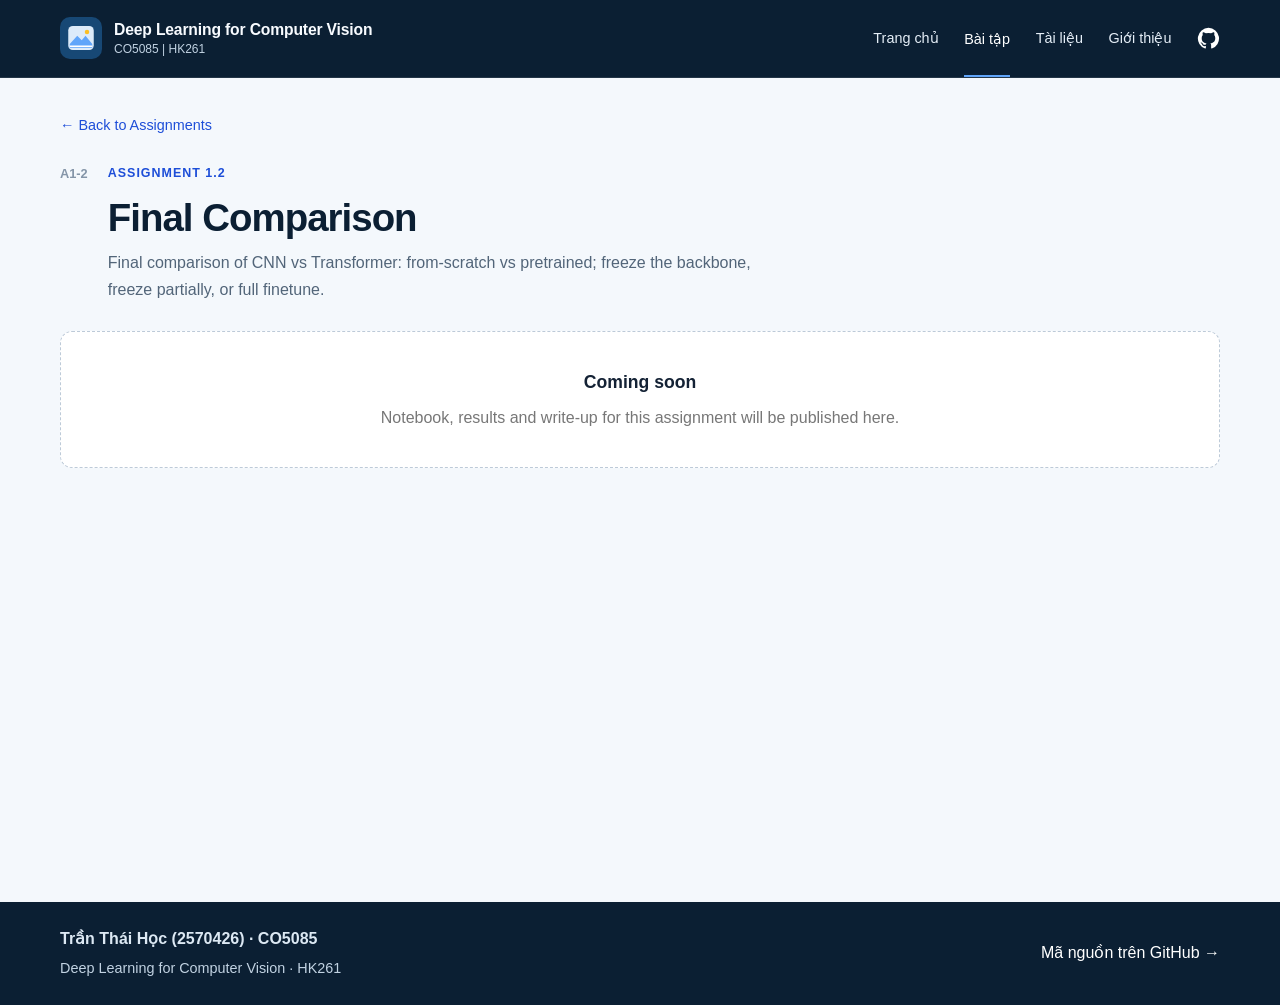
<file: A1-2/index.html>
<!DOCTYPE html>
<html lang="en">

<head>
    <meta charset="UTF-8">
    <meta name="viewport" content="width=device-width, initial-scale=1.0">

    <title>A1-2 · Final Comparison — CO5085</title>

    <link rel="stylesheet" href="../css/style.css">
</head>

<body>

    <header class="navbar">
        <div class="container nav-container">
            <a class="brand" href="../#home" aria-label="Deep Learning for Computer Vision — Trang chủ">
                <span class="brand-mark" aria-hidden="true">
                    <svg viewBox="0 0 40 40" width="30" height="30" fill="none"><rect x="3" y="4" width="34" height="32" rx="6" fill="#DCEBFA"/><path d="M5 28 15 17l6 6 5-6 9 11v5H5z" fill="#60A5FA"/><circle cx="28" cy="12" r="3" fill="#FBBF24"/><path d="M5 31h30" stroke="#fff" stroke-width="2"/></svg>
                </span>
                <span class="brand-copy"><span class="brand-title">Deep Learning for Computer Vision</span><span class="brand-subtitle">CO5085 | HK261</span></span>
            </a>
            <nav class="primary-nav" aria-label="Điều hướng chính">
                <a href="../#home">Trang chủ</a><a href="../#assignments" aria-current="page">Bài tập</a><a href="../#documents">Tài liệu</a><a href="../#about">Giới thiệu</a>
                <a class="github-link" href="https://github.com/hoctran19-cyber/deep-learning-computer-vision-co5085" target="_blank" rel="noopener noreferrer" aria-label="Mở repository trên GitHub">
                    <svg viewBox="0 0 24 24" fill="currentColor" aria-hidden="true"><path d="M12 .9a11.1 11.1 0 0 0-3.51 21.63c.55.1.76-.24.76-.54v-2.1c-3.1.67-3.76-1.32-3.76-1.32-.5-1.29-1.23-1.63-1.23-1.63-1.01-.69.08-.68.08-.68 1.12.08 1.7 1.15 1.7 1.15.99 1.7 2.6 1.21 3.23.93.1-.72.39-1.21.7-1.49-2.47-.28-5.07-1.24-5.07-5.5 0-1.22.44-2.21 1.15-2.99-.12-.28-.5-1.42.11-2.95 0 0 .94-.3 3.05 1.14a10.6 10.6 0 0 1 5.55 0c2.12-1.44 3.05-1.14 3.05-1.14.61 1.53.23 2.67.11 2.95.72.78 1.15 1.77 1.15 2.99 0 4.27-2.6 5.21-5.08 5.49.4.35.75 1.02.75 2.06v3.06c0 .3.2.65.76.54A11.1 11.1 0 0 0 12 .9Z"/></svg>
                </a>
            </nav>
            <details class="mobile-nav"><summary aria-label="Mở menu điều hướng">☰</summary><nav class="mobile-nav-panel" aria-label="Điều hướng trên thiết bị di động"><a href="../#home">Trang chủ</a><a href="../#assignments" aria-current="page">Bài tập</a><a href="../#documents">Tài liệu</a><a href="../#about">Giới thiệu</a><a href="https://github.com/hoctran19-cyber/deep-learning-computer-vision-co5085" target="_blank" rel="noopener noreferrer">GitHub</a></nav></details>
        </div>
    </header>


    <main>

        <section class="section subpage">

            <div class="container">

                <a href="../#assignments" class="back-link">
                    ← Back to Assignments
                </a>

                <div class="section-header">

                    <span class="section-number">
                        A1-2
                    </span>

                    <div>
                        <span class="hero-label">Assignment 1.2</span>

                        <h2>Final Comparison</h2>

                        <p>
                            Final comparison of CNN vs Transformer: from-scratch vs pretrained; freeze the backbone, freeze partially, or full finetune.
                        </p>
                    </div>

                </div>


                <div class="placeholder">
                    <strong>Coming soon</strong>
                    <p>
                        Notebook, results and write-up for this
                        assignment will be published here.
                    </p>
                </div>

            </div>

        </section>

    </main>


    <footer>
        <div class="container footer-content">
            <div>
                <strong>Trần Thái Học (2570426) · CO5085</strong>
                <p>Deep Learning for Computer Vision · HK261</p>
            </div>
            <a href="https://github.com/hoctran19-cyber/deep-learning-computer-vision-co5085" target="_blank" rel="noopener noreferrer">Mã nguồn trên GitHub →</a>
        </div>
    </footer>

</body>

</html>
</file>
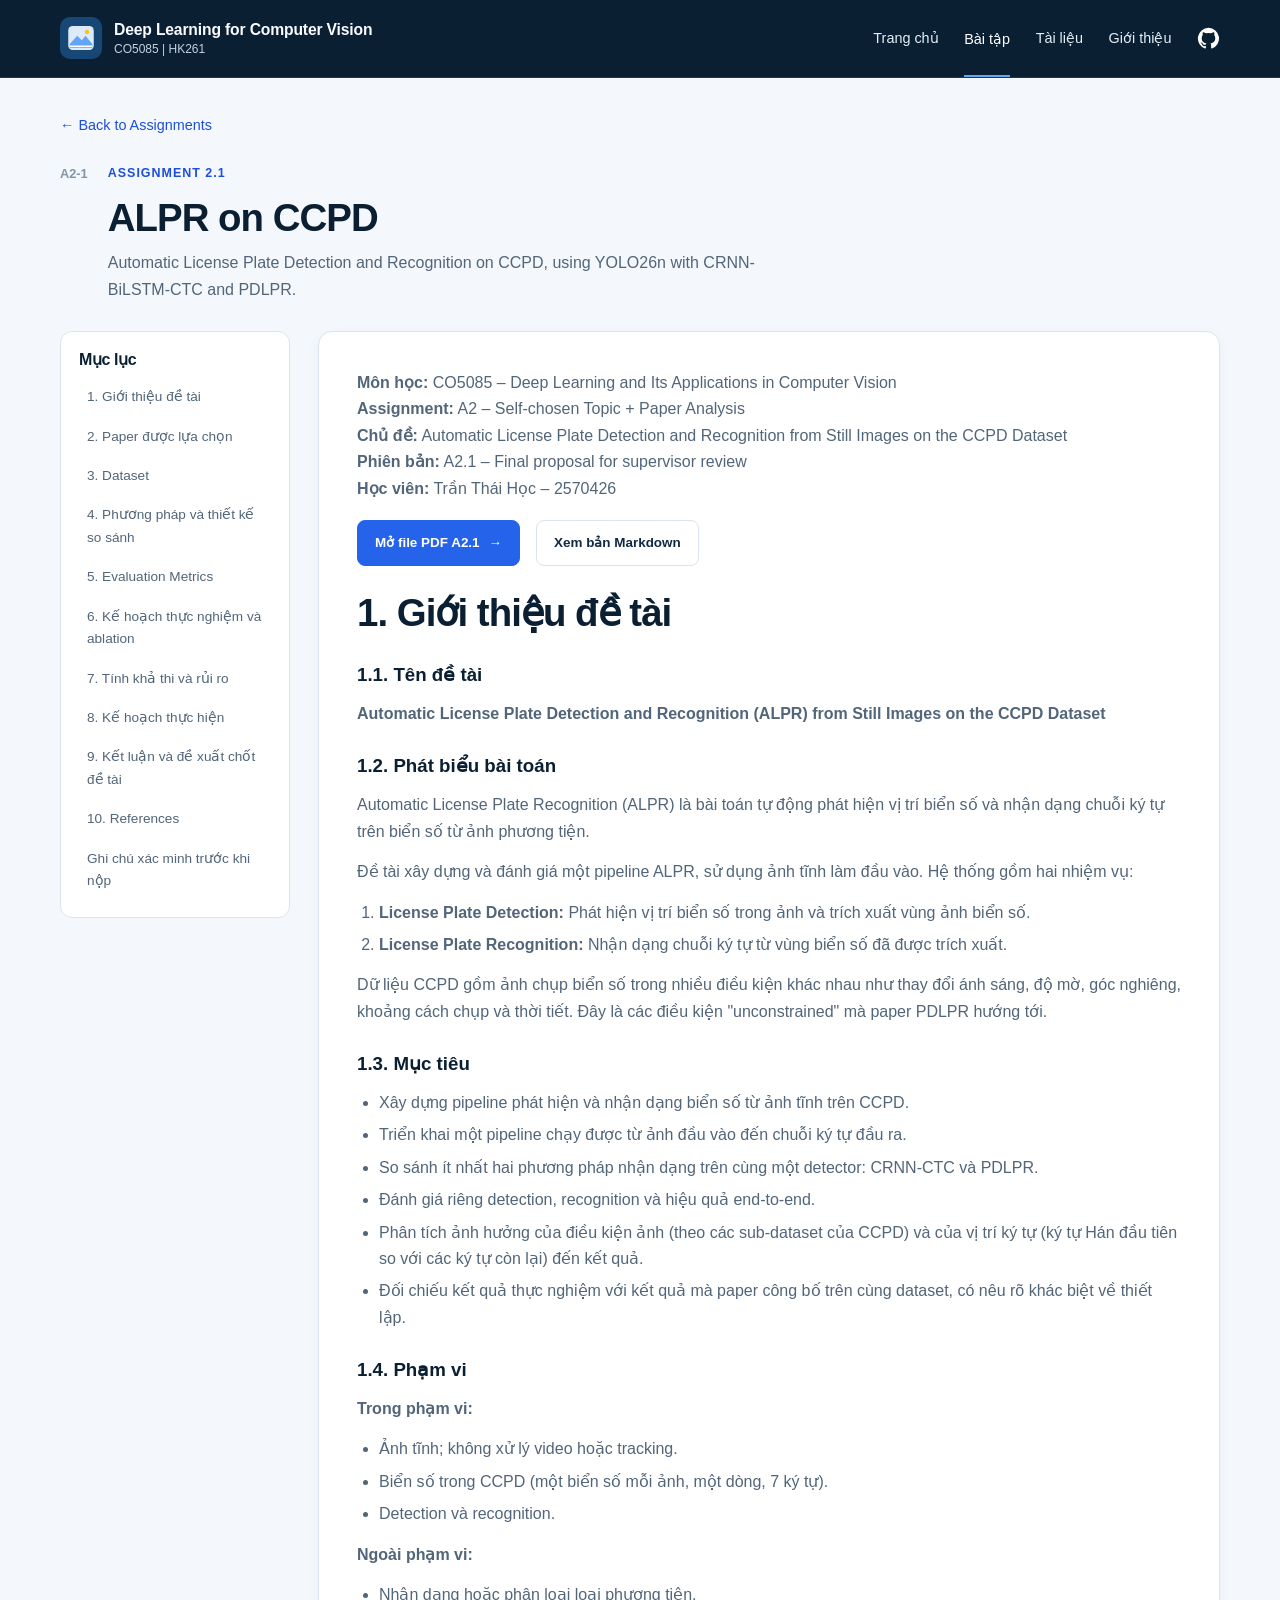
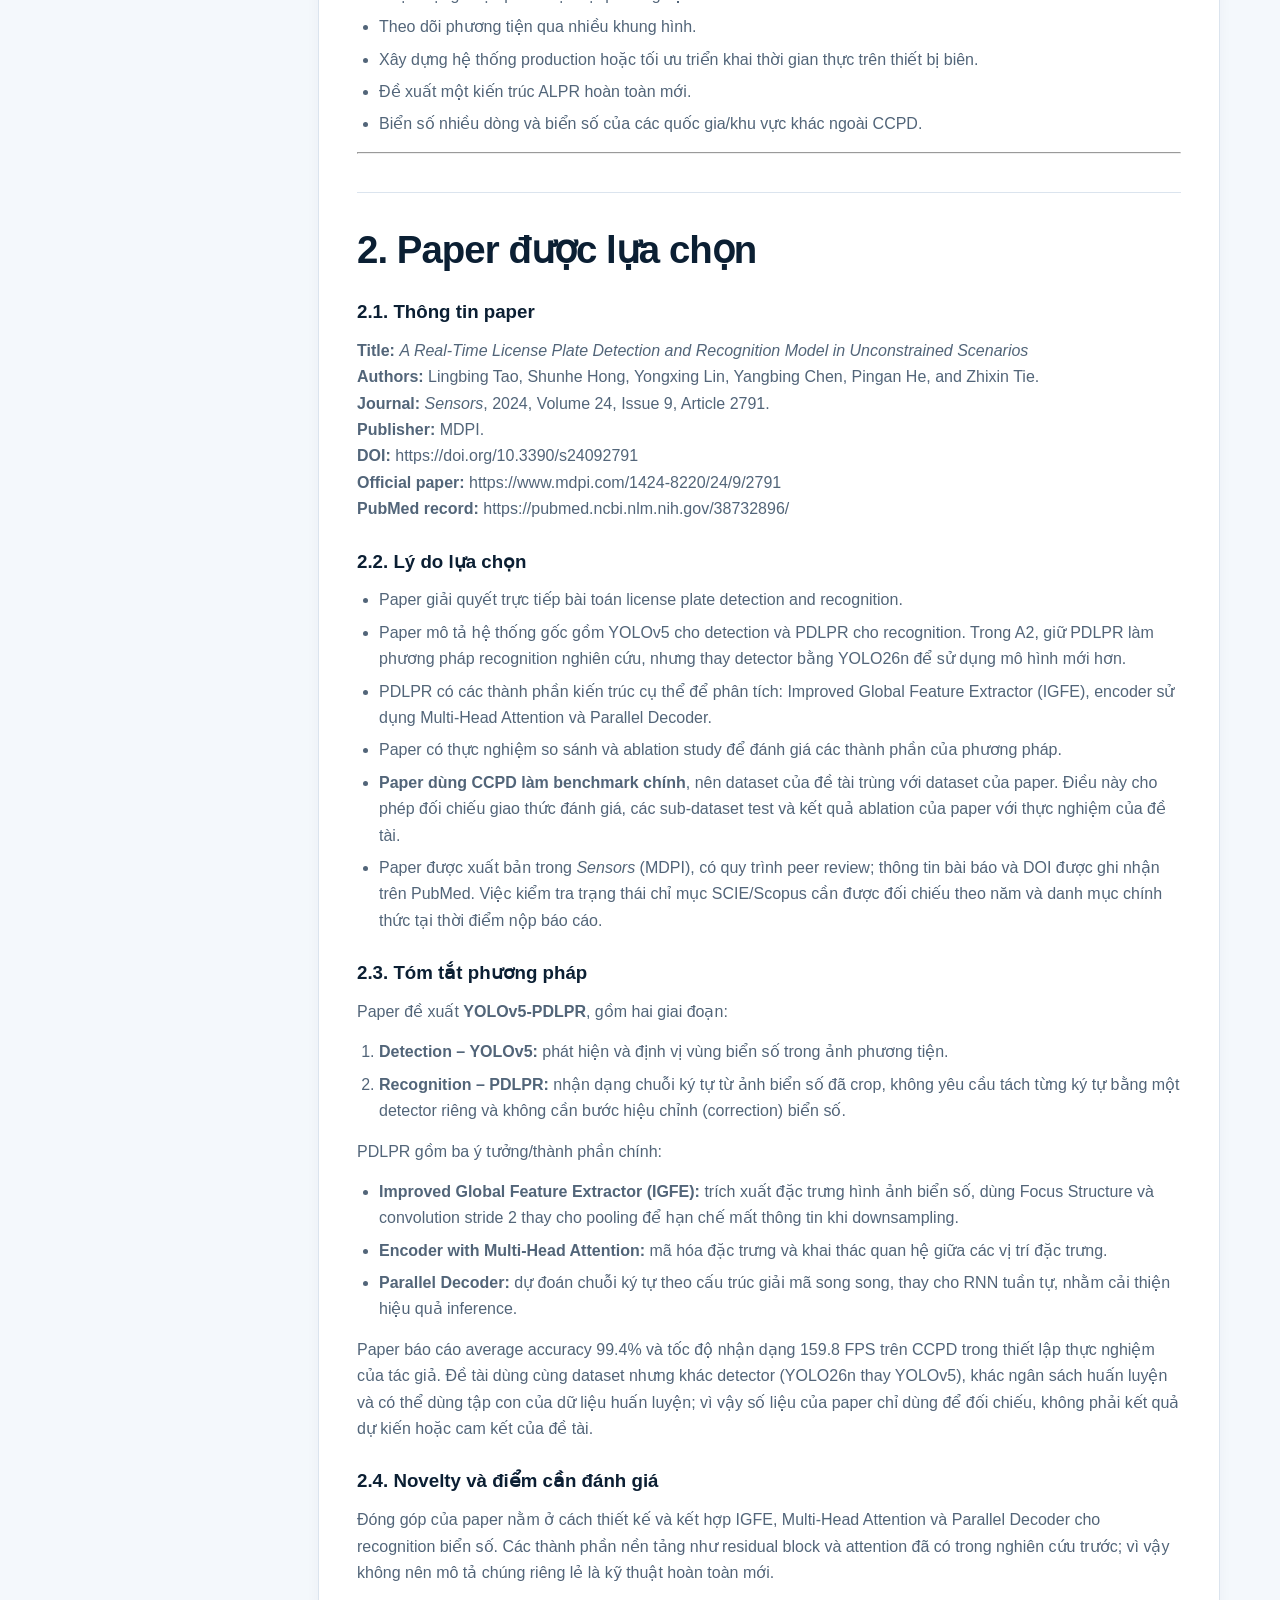
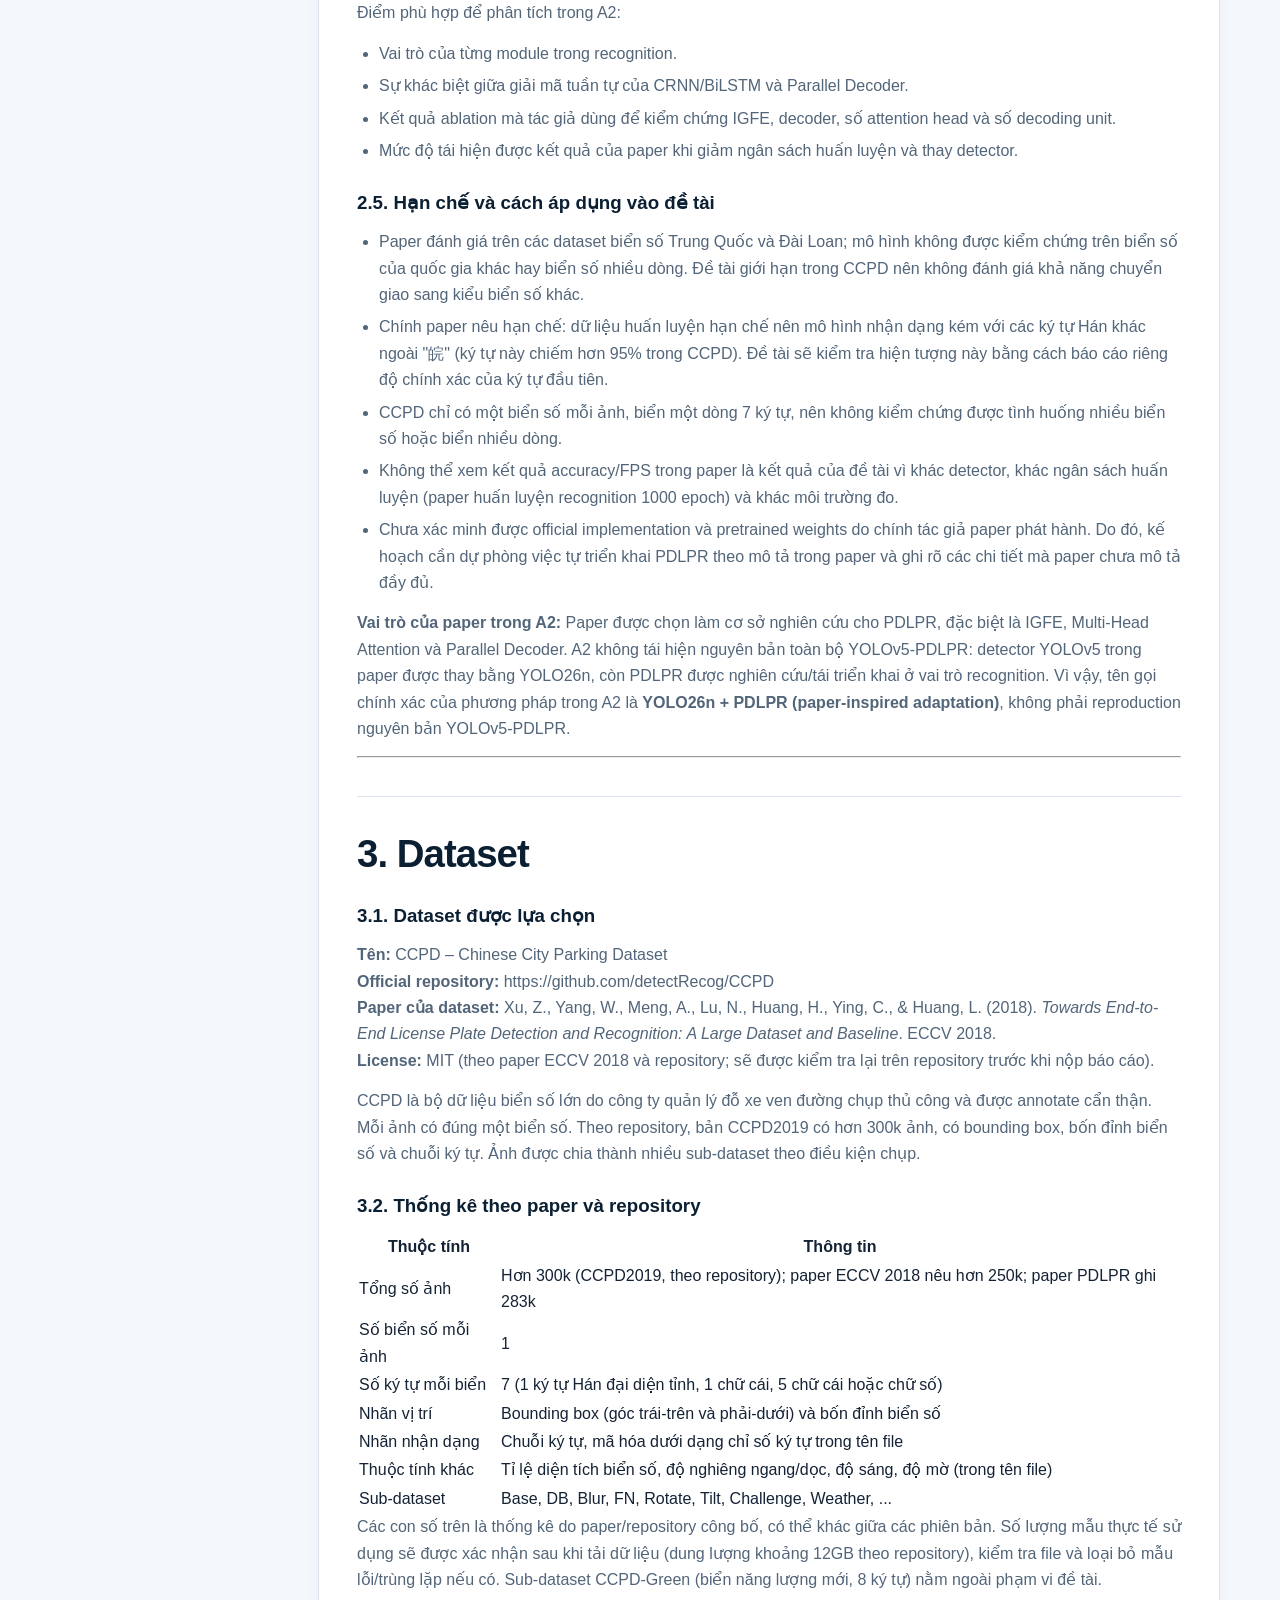
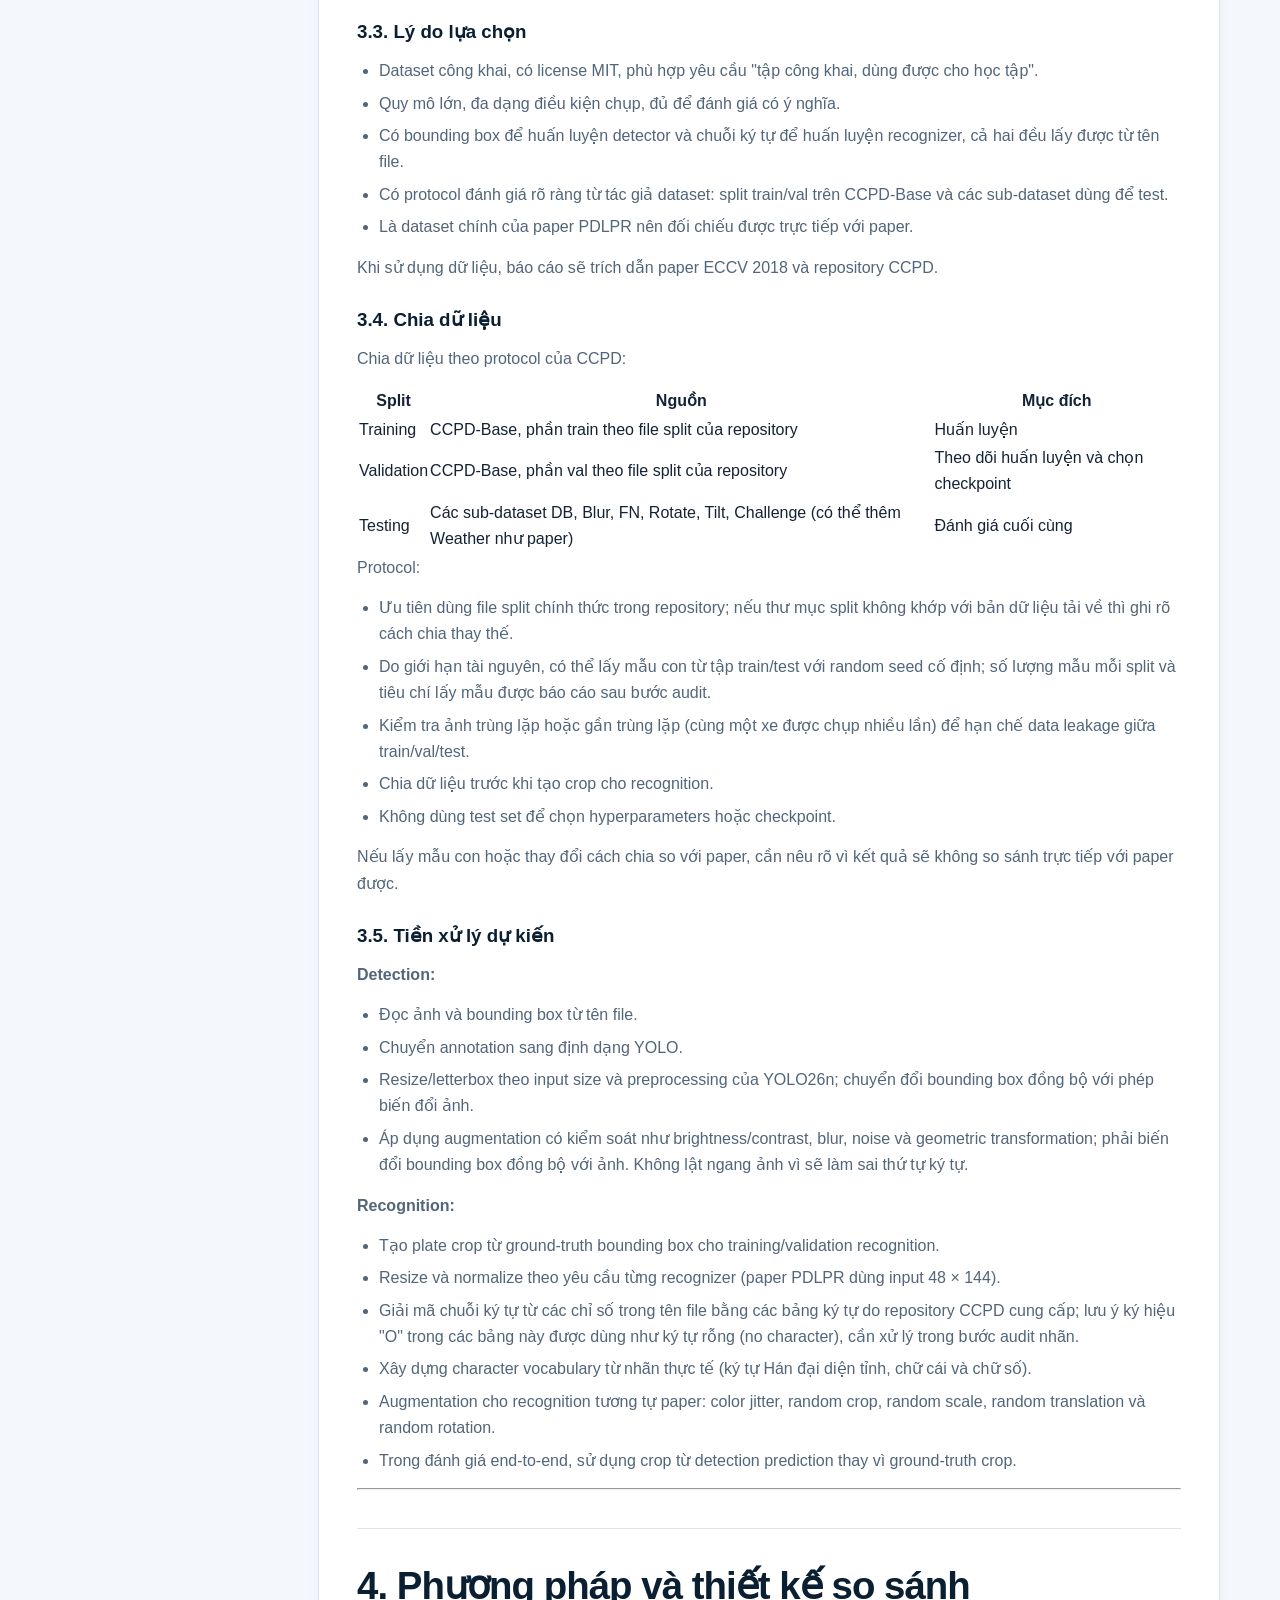
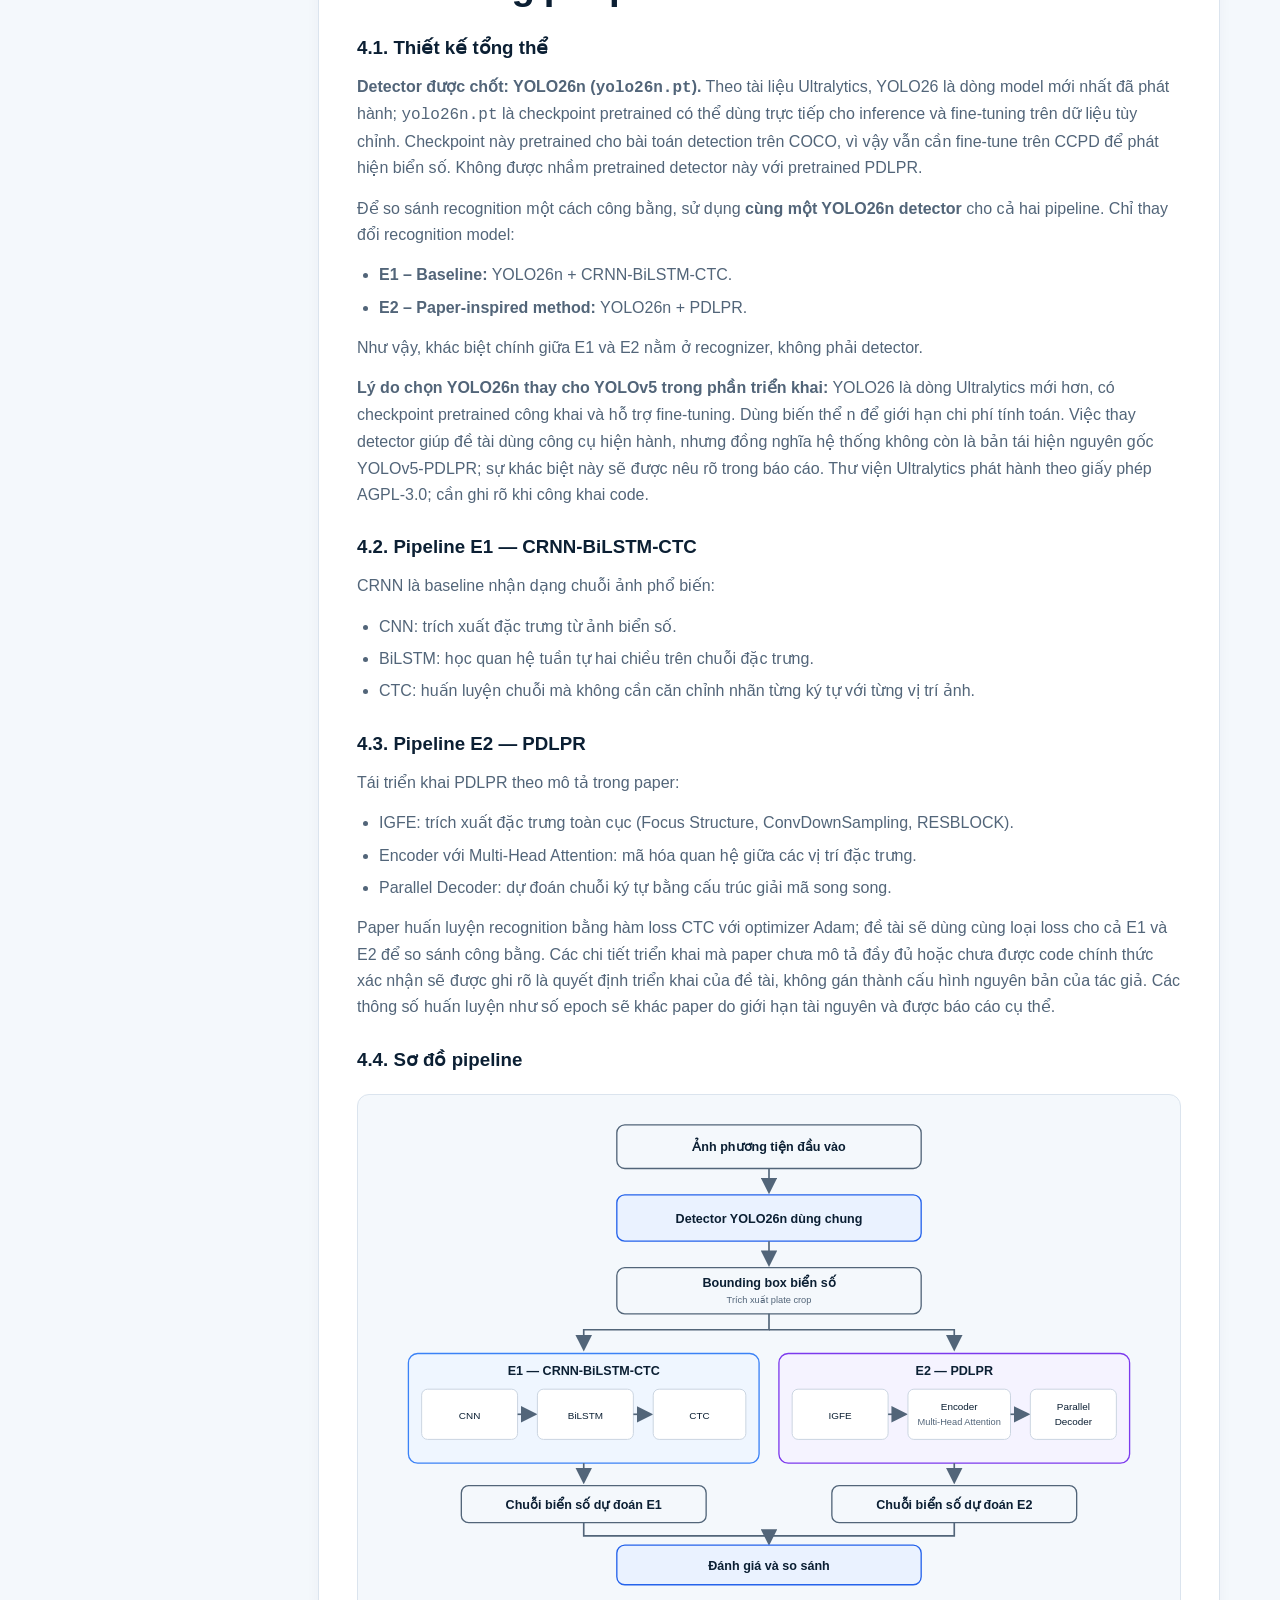
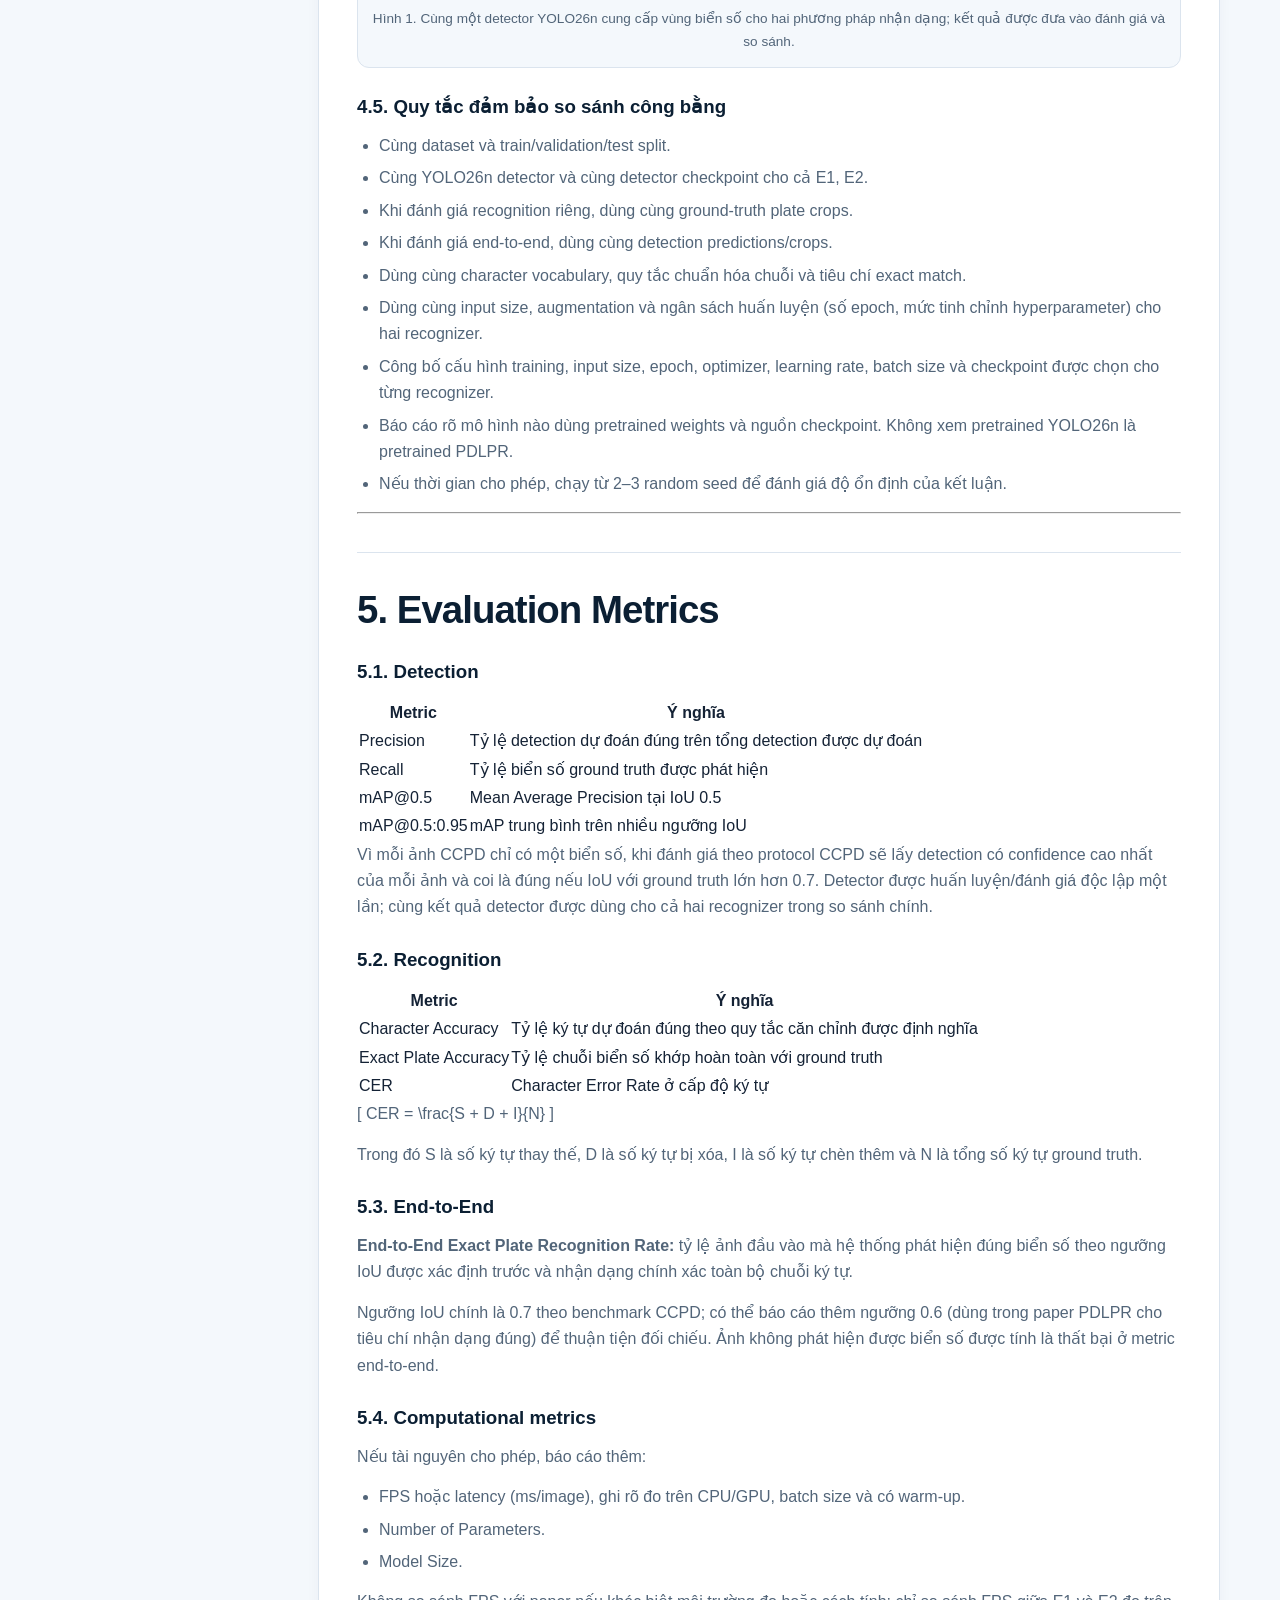
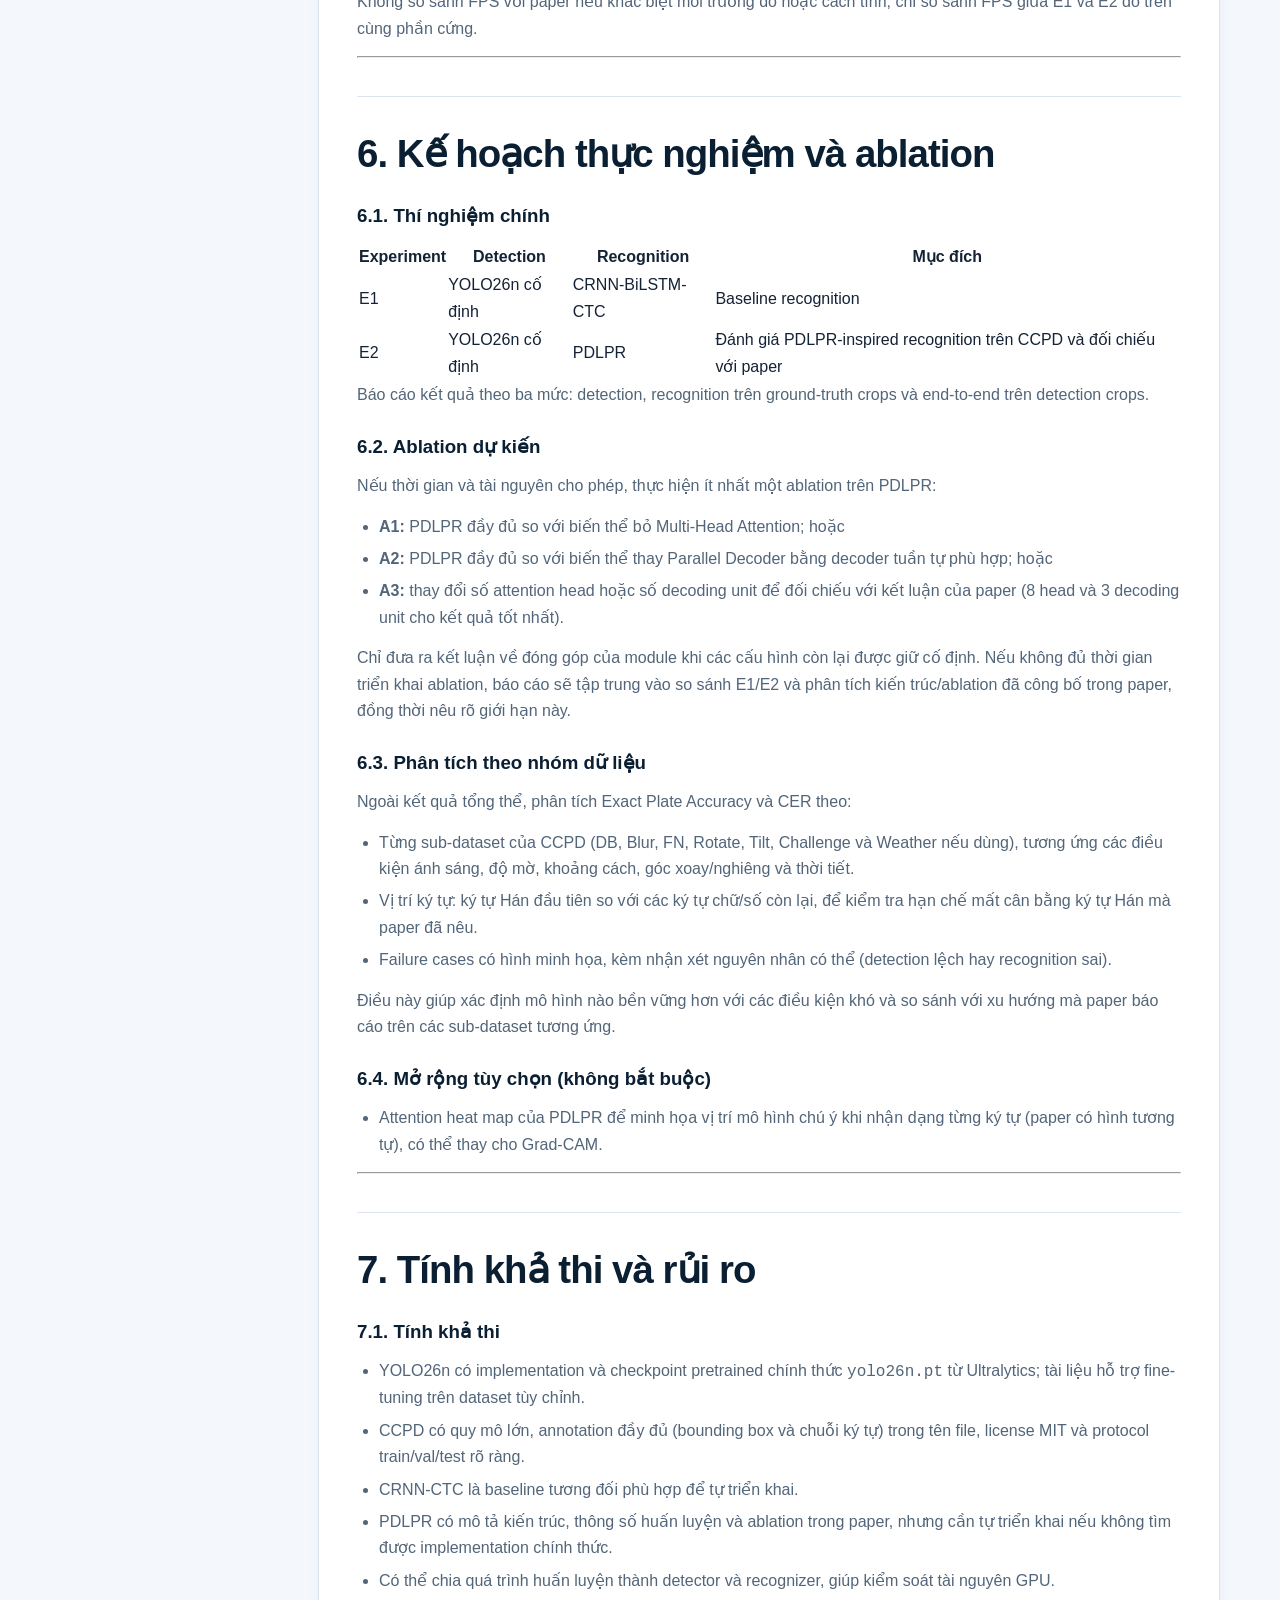
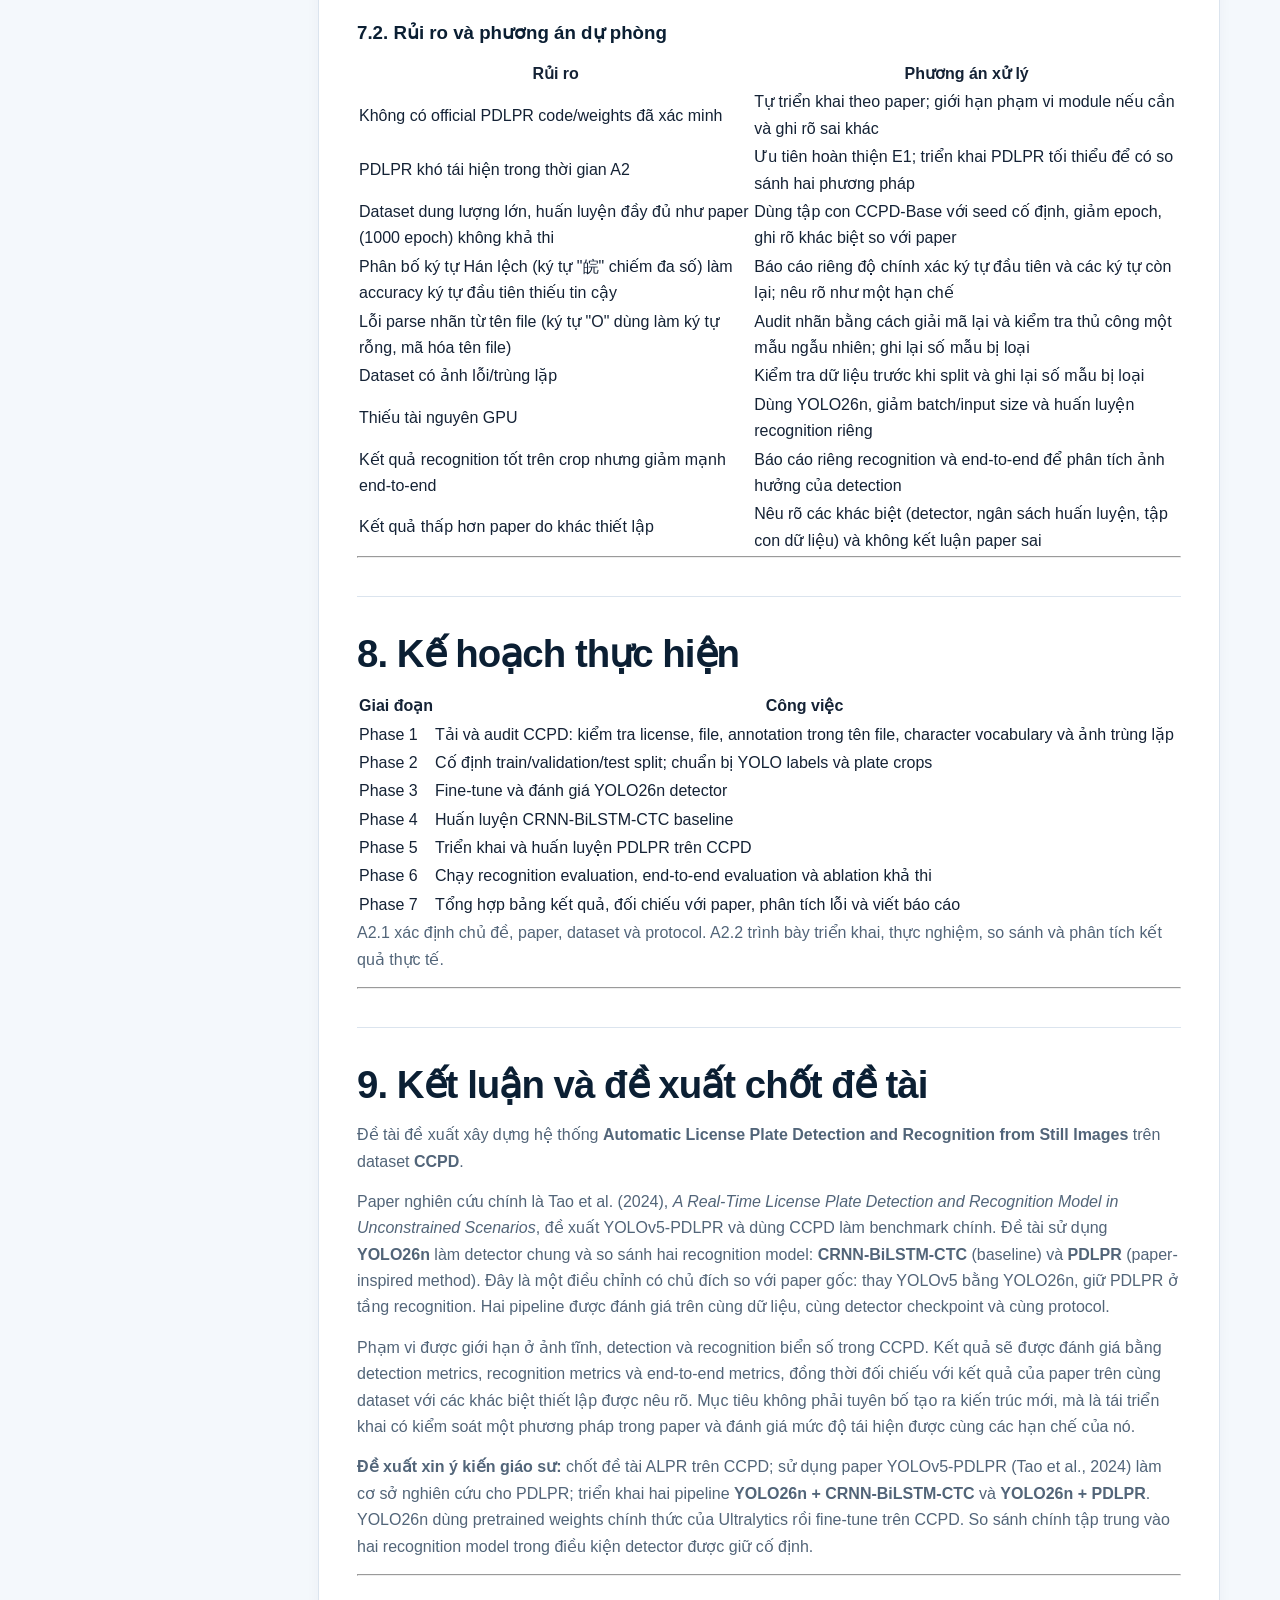
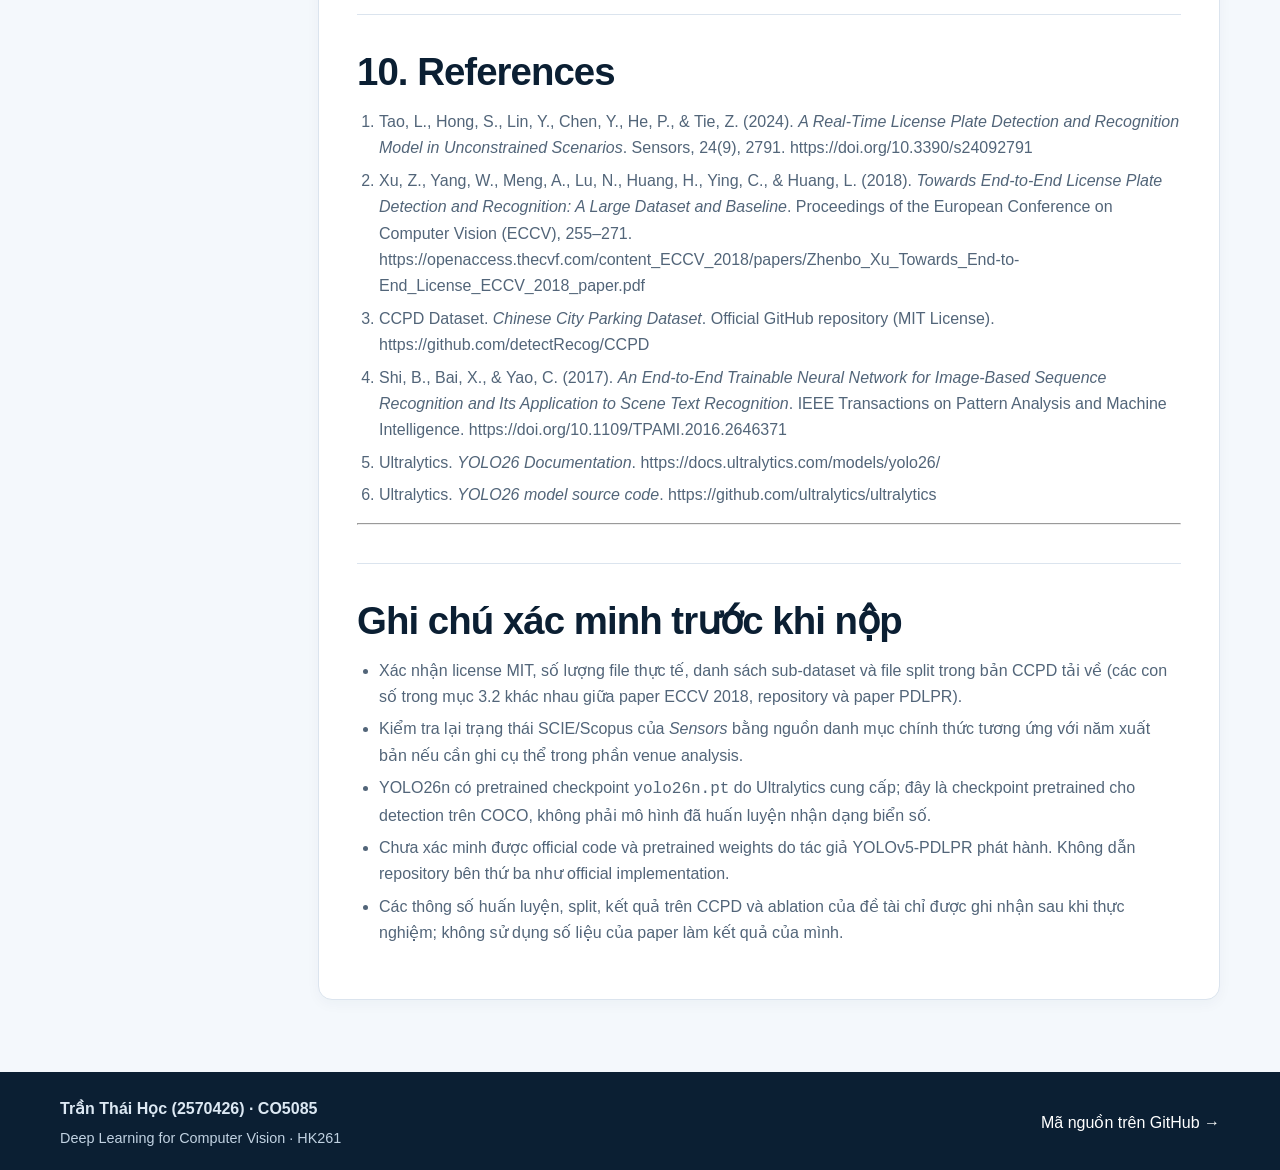
<file: A2-1/index.html>
<!DOCTYPE html>
<html lang="vi">

<head>
    <meta charset="UTF-8">
    <meta name="viewport" content="width=device-width, initial-scale=1.0">

    <title>A2-1 · ALPR on CCPD — CO5085</title>

    <link rel="stylesheet" href="../css/style.css">
    <style>
        .a21-meta {
            margin-bottom: 24px
        }

        .a21-meta p {
            margin-bottom: 6px;
            color: var(--muted)
        }

        .a21-content h3 {
            margin: 24px 0 10px;
            color: var(--navy-deep)
        }

        .a21-content ul,
        .a21-content ol {
            margin: 0 0 14px 22px;
            color: var(--muted)
        }

        .a21-content li {
            margin-bottom: 6px
        }

        .a21-content pre {
            overflow-x: auto;
            padding: 16px;
            margin-bottom: 14px;
            border-radius: 10px;
            background: var(--surface-soft);
            font-size: .9rem
        }

        .a21-content code {
            font-family: ui-monospace, Menlo, monospace
        }

        .a21-content a {
            overflow-wrap: anywhere
        }

        .a21-content .table-wrap {
            margin-bottom: 14px
        }

        .a21-fig {
            margin: 18px 0 22px;
            padding: 14px;
            border: 1px solid var(--line);
            border-radius: 12px;
            background: var(--surface-soft)
        }

        .a21-fig svg {
            display: block;
            width: 100%;
            height: auto;
            max-width: 760px;
            margin: 0 auto
        }

        .a21-fig img {
            display: block;
            width: 100%;
            height: auto;
            margin: 0 auto
        }

        .a21-fig figcaption {
            margin-top: 10px;
            font-size: .85rem;
            color: var(--muted);
            text-align: center
        }
    </style>
</head>

<body>

    <header class="navbar">
        <div class="container nav-container">
            <a class="brand" href="../#home" aria-label="Deep Learning for Computer Vision — Trang chủ">
                <span class="brand-mark" aria-hidden="true">
                    <svg viewBox="0 0 40 40" width="30" height="30" fill="none">
                        <rect x="3" y="4" width="34" height="32" rx="6" fill="#DCEBFA" />
                        <path d="M5 28 15 17l6 6 5-6 9 11v5H5z" fill="#60A5FA" />
                        <circle cx="28" cy="12" r="3" fill="#FBBF24" />
                        <path d="M5 31h30" stroke="#fff" stroke-width="2" />
                    </svg>
                </span>
                <span class="brand-copy"><span class="brand-title">Deep Learning for Computer Vision</span><span
                        class="brand-subtitle">CO5085 | HK261</span></span>
            </a>
            <nav class="primary-nav" aria-label="Điều hướng chính">
                <a href="../#home">Trang chủ</a><a href="../#assignments" aria-current="page">Bài tập</a><a
                    href="../#documents">Tài liệu</a><a href="../#about">Giới thiệu</a>
                <a class="github-link" href="https://github.com/hoctran19-cyber/deep-learning-computer-vision-co5085"
                    target="_blank" rel="noopener noreferrer" aria-label="Mở repository trên GitHub">
                    <svg viewBox="0 0 24 24" fill="currentColor" aria-hidden="true">
                        <path
                            d="M12 .9a11.1 11.1 0 0 0-3.51 21.63c.55.1.76-.24.76-.54v-2.1c-3.1.67-3.76-1.32-3.76-1.32-.5-1.29-1.23-1.63-1.23-1.63-1.01-.69.08-.68.08-.68 1.12.08 1.7 1.15 1.7 1.15.99 1.7 2.6 1.21 3.23.93.1-.72.39-1.21.7-1.49-2.47-.28-5.07-1.24-5.07-5.5 0-1.22.44-2.21 1.15-2.99-.12-.28-.5-1.42.11-2.95 0 0 .94-.3 3.05 1.14a10.6 10.6 0 0 1 5.55 0c2.12-1.44 3.05-1.14 3.05-1.14.61 1.53.23 2.67.11 2.95.72.78 1.15 1.77 1.15 2.99 0 4.27-2.6 5.21-5.08 5.49.4.35.75 1.02.75 2.06v3.06c0 .3.2.65.76.54A11.1 11.1 0 0 0 12 .9Z" />
                    </svg>
                </a>
            </nav>
            <details class="mobile-nav">
                <summary aria-label="Mở menu điều hướng">☰</summary>
                <nav class="mobile-nav-panel" aria-label="Điều hướng trên thiết bị di động"><a href="../#home">Trang
                        chủ</a><a href="../#assignments" aria-current="page">Bài tập</a><a href="../#documents">Tài
                        liệu</a><a href="../#about">Giới thiệu</a><a
                        href="https://github.com/hoctran19-cyber/deep-learning-computer-vision-co5085" target="_blank"
                        rel="noopener noreferrer">GitHub</a></nav>
            </details>
        </div>
    </header>


    <main>

        <section class="section subpage">

            <div class="container">

                <a href="../#assignments" class="back-link">
                    ← Back to Assignments
                </a>

                <div class="section-header">

                    <span class="section-number">
                        A2-1
                    </span>

                    <div>
                        <span class="hero-label">Assignment 2.1</span>

                        <h2>ALPR on CCPD</h2>

                        <p>
                            Automatic License Plate Detection and Recognition on CCPD, using YOLO26n with CRNN-BiLSTM-CTC and PDLPR.
                        </p>
                    </div>

                </div>


                <div class="detail-layout">
<aside class="detail-toc" aria-label="Mục lục">
                        <h2>Mục lục</h2>
                        <a href="#s1">1. Giới thiệu đề tài</a>
                        <a href="#s2">2. Paper được lựa chọn</a>
                        <a href="#s3">3. Dataset</a>
                        <a href="#s4">4. Phương pháp và thiết kế so sánh</a>
                        <a href="#s5">5. Evaluation Metrics</a>
                        <a href="#s6">6. Kế hoạch thực nghiệm và ablation</a>
                        <a href="#s7">7. Tính khả thi và rủi ro</a>
                        <a href="#s8">8. Kế hoạch thực hiện</a>
                        <a href="#s9">9. Kết luận và đề xuất chốt đề tài</a>
                        <a href="#s10">10. References</a>
                        <a href="#verification-notes">Ghi chú xác minh trước khi nộp</a>
                    </aside>
                    <div class="detail-content a21-content">
                        <div class="a21-meta">
                           <p><strong>Môn học:</strong> CO5085 – Deep Learning and Its Applications in Computer Vision<br />
<strong>Assignment:</strong> A2 – Self-chosen Topic + Paper Analysis<br />
<strong>Chủ đề:</strong> Automatic License Plate Detection and Recognition from Still Images on the CCPD Dataset<br />
<strong>Phiên bản:</strong> A2.1 – Final proposal for supervisor review<br />
<strong>Học viên:</strong> Trần Thái Học – 2570426</p>
                            <div class="exercise-card-links">
                                <a class="button primary" href="topic_paper_dataset.pdf" target="_blank" rel="noopener noreferrer">Mở file PDF A2.1 <span aria-hidden="true">→</span></a>
                                <a class="button" href="topic_paper_dataset.md">Xem bản Markdown</a>
                            </div>
                        </div>
                        <section class="detail-section" id="s1">
                            <h2>1. Giới thiệu đề tài</h2>
<h3>1.1. Tên đề tài</h3>
<p><strong>Automatic License Plate Detection and Recognition (ALPR) from Still Images on the CCPD Dataset</strong></p>
<h3>1.2. Phát biểu bài toán</h3>
<p>Automatic License Plate Recognition (ALPR) là bài toán tự động phát hiện vị trí biển số và nhận dạng chuỗi ký tự trên biển số từ ảnh phương tiện.</p>
<p>Đề tài xây dựng và đánh giá một pipeline ALPR, sử dụng ảnh tĩnh làm đầu vào. Hệ thống gồm hai nhiệm vụ:</p>
<ol>
<li><strong>License Plate Detection:</strong> Phát hiện vị trí biển số trong ảnh và trích xuất vùng ảnh biển số.</li>
<li><strong>License Plate Recognition:</strong> Nhận dạng chuỗi ký tự từ vùng biển số đã được trích xuất.</li>
</ol>
<p>Dữ liệu CCPD gồm ảnh chụp biển số trong nhiều điều kiện khác nhau như thay đổi ánh sáng, độ mờ, góc nghiêng, khoảng cách chụp và thời tiết. Đây là các điều kiện "unconstrained" mà paper PDLPR hướng tới.</p>
<h3>1.3. Mục tiêu</h3>
<ul>
<li>Xây dựng pipeline phát hiện và nhận dạng biển số từ ảnh tĩnh trên CCPD.</li>
<li>Triển khai một pipeline chạy được từ ảnh đầu vào đến chuỗi ký tự đầu ra.</li>
<li>So sánh ít nhất hai phương pháp nhận dạng trên cùng một detector: CRNN-CTC và PDLPR.</li>
<li>Đánh giá riêng detection, recognition và hiệu quả end-to-end.</li>
<li>Phân tích ảnh hưởng của điều kiện ảnh (theo các sub-dataset của CCPD) và của vị trí ký tự (ký tự Hán đầu tiên so với các ký tự còn lại) đến kết quả.</li>
<li>Đối chiếu kết quả thực nghiệm với kết quả mà paper công bố trên cùng dataset, có nêu rõ khác biệt về thiết lập.</li>
</ul>
<h3>1.4. Phạm vi</h3>
<p><strong>Trong phạm vi:</strong></p>
<ul>
<li>Ảnh tĩnh; không xử lý video hoặc tracking.</li>
<li>Biển số trong CCPD (một biển số mỗi ảnh, một dòng, 7 ký tự).</li>
<li>Detection và recognition.</li>
</ul>
<p><strong>Ngoài phạm vi:</strong></p>
<ul>
<li>Nhận dạng hoặc phân loại loại phương tiện.</li>
<li>Theo dõi phương tiện qua nhiều khung hình.</li>
<li>Xây dựng hệ thống production hoặc tối ưu triển khai thời gian thực trên thiết bị biên.</li>
<li>Đề xuất một kiến trúc ALPR hoàn toàn mới.</li>
<li>Biển số nhiều dòng và biển số của các quốc gia/khu vực khác ngoài CCPD.</li>
</ul>
<hr />
                        </section>
                        <section class="detail-section" id="s2">
                            <h2>2. Paper được lựa chọn</h2>
<h3>2.1. Thông tin paper</h3>
<p><strong>Title:</strong> <em>A Real-Time License Plate Detection and Recognition Model in Unconstrained Scenarios</em><br />
<strong>Authors:</strong> Lingbing Tao, Shunhe Hong, Yongxing Lin, Yangbing Chen, Pingan He, and Zhixin Tie.<br />
<strong>Journal:</strong> <em>Sensors</em>, 2024, Volume 24, Issue 9, Article 2791.<br />
<strong>Publisher:</strong> MDPI.<br />
<strong>DOI:</strong> https://doi.org/10.3390/s24092791<br />
<strong>Official paper:</strong> https://www.mdpi.com/1424-8220/24/9/2791<br />
<strong>PubMed record:</strong> https://pubmed.ncbi.nlm.nih.gov/38732896/  </p>
<h3>2.2. Lý do lựa chọn</h3>
<ul>
<li>Paper giải quyết trực tiếp bài toán license plate detection and recognition.</li>
<li>Paper mô tả hệ thống gốc gồm YOLOv5 cho detection và PDLPR cho recognition. Trong A2, giữ PDLPR làm phương pháp recognition nghiên cứu, nhưng thay detector bằng YOLO26n để sử dụng mô hình mới hơn.</li>
<li>PDLPR có các thành phần kiến trúc cụ thể để phân tích: Improved Global Feature Extractor (IGFE), encoder sử dụng Multi-Head Attention và Parallel Decoder.</li>
<li>Paper có thực nghiệm so sánh và ablation study để đánh giá các thành phần của phương pháp.</li>
<li><strong>Paper dùng CCPD làm benchmark chính</strong>, nên dataset của đề tài trùng với dataset của paper. Điều này cho phép đối chiếu giao thức đánh giá, các sub-dataset test và kết quả ablation của paper với thực nghiệm của đề tài.</li>
<li>Paper được xuất bản trong <em>Sensors</em> (MDPI), có quy trình peer review; thông tin bài báo và DOI được ghi nhận trên PubMed. Việc kiểm tra trạng thái chỉ mục SCIE/Scopus cần được đối chiếu theo năm và danh mục chính thức tại thời điểm nộp báo cáo.</li>
</ul>
<h3>2.3. Tóm tắt phương pháp</h3>
<p>Paper đề xuất <strong>YOLOv5-PDLPR</strong>, gồm hai giai đoạn:</p>
<ol>
<li><strong>Detection – YOLOv5:</strong> phát hiện và định vị vùng biển số trong ảnh phương tiện.</li>
<li><strong>Recognition – PDLPR:</strong> nhận dạng chuỗi ký tự từ ảnh biển số đã crop, không yêu cầu tách từng ký tự bằng một detector riêng và không cần bước hiệu chỉnh (correction) biển số.</li>
</ol>
<p>PDLPR gồm ba ý tưởng/thành phần chính:</p>
<ul>
<li><strong>Improved Global Feature Extractor (IGFE):</strong> trích xuất đặc trưng hình ảnh biển số, dùng Focus Structure và convolution stride 2 thay cho pooling để hạn chế mất thông tin khi downsampling.</li>
<li><strong>Encoder with Multi-Head Attention:</strong> mã hóa đặc trưng và khai thác quan hệ giữa các vị trí đặc trưng.</li>
<li><strong>Parallel Decoder:</strong> dự đoán chuỗi ký tự theo cấu trúc giải mã song song, thay cho RNN tuần tự, nhằm cải thiện hiệu quả inference.</li>
</ul>
<p>Paper báo cáo average accuracy 99.4% và tốc độ nhận dạng 159.8 FPS trên CCPD trong thiết lập thực nghiệm của tác giả. Đề tài dùng cùng dataset nhưng khác detector (YOLO26n thay YOLOv5), khác ngân sách huấn luyện và có thể dùng tập con của dữ liệu huấn luyện; vì vậy số liệu của paper chỉ dùng để đối chiếu, không phải kết quả dự kiến hoặc cam kết của đề tài.</p>
<h3>2.4. Novelty và điểm cần đánh giá</h3>
<p>Đóng góp của paper nằm ở cách thiết kế và kết hợp IGFE, Multi-Head Attention và Parallel Decoder cho recognition biển số. Các thành phần nền tảng như residual block và attention đã có trong nghiên cứu trước; vì vậy không nên mô tả chúng riêng lẻ là kỹ thuật hoàn toàn mới.</p>
<p>Điểm phù hợp để phân tích trong A2:</p>
<ul>
<li>Vai trò của từng module trong recognition.</li>
<li>Sự khác biệt giữa giải mã tuần tự của CRNN/BiLSTM và Parallel Decoder.</li>
<li>Kết quả ablation mà tác giả dùng để kiểm chứng IGFE, decoder, số attention head và số decoding unit.</li>
<li>Mức độ tái hiện được kết quả của paper khi giảm ngân sách huấn luyện và thay detector.</li>
</ul>
<h3>2.5. Hạn chế và cách áp dụng vào đề tài</h3>
<ul>
<li>Paper đánh giá trên các dataset biển số Trung Quốc và Đài Loan; mô hình không được kiểm chứng trên biển số của quốc gia khác hay biển số nhiều dòng. Đề tài giới hạn trong CCPD nên không đánh giá khả năng chuyển giao sang kiểu biển số khác.</li>
<li>Chính paper nêu hạn chế: dữ liệu huấn luyện hạn chế nên mô hình nhận dạng kém với các ký tự Hán khác ngoài "皖" (ký tự này chiếm hơn 95% trong CCPD). Đề tài sẽ kiểm tra hiện tượng này bằng cách báo cáo riêng độ chính xác của ký tự đầu tiên.</li>
<li>CCPD chỉ có một biển số mỗi ảnh, biển một dòng 7 ký tự, nên không kiểm chứng được tình huống nhiều biển số hoặc biển nhiều dòng.</li>
<li>Không thể xem kết quả accuracy/FPS trong paper là kết quả của đề tài vì khác detector, khác ngân sách huấn luyện (paper huấn luyện recognition 1000 epoch) và khác môi trường đo.</li>
<li>Chưa xác minh được official implementation và pretrained weights do chính tác giả paper phát hành. Do đó, kế hoạch cần dự phòng việc tự triển khai PDLPR theo mô tả trong paper và ghi rõ các chi tiết mà paper chưa mô tả đầy đủ.</li>
</ul>
<p><strong>Vai trò của paper trong A2:</strong> Paper được chọn làm cơ sở nghiên cứu cho PDLPR, đặc biệt là IGFE, Multi-Head Attention và Parallel Decoder. A2 không tái hiện nguyên bản toàn bộ YOLOv5-PDLPR: detector YOLOv5 trong paper được thay bằng YOLO26n, còn PDLPR được nghiên cứu/tái triển khai ở vai trò recognition. Vì vậy, tên gọi chính xác của phương pháp trong A2 là <strong>YOLO26n + PDLPR (paper-inspired adaptation)</strong>, không phải reproduction nguyên bản YOLOv5-PDLPR.</p>
<hr />
                        </section>
                        <section class="detail-section" id="s3">
                            <h2>3. Dataset</h2>
<h3>3.1. Dataset được lựa chọn</h3>
<p><strong>Tên:</strong> CCPD – Chinese City Parking Dataset<br />
<strong>Official repository:</strong> https://github.com/detectRecog/CCPD<br />
<strong>Paper của dataset:</strong> Xu, Z., Yang, W., Meng, A., Lu, N., Huang, H., Ying, C., &amp; Huang, L. (2018). <em>Towards End-to-End License Plate Detection and Recognition: A Large Dataset and Baseline</em>. ECCV 2018.<br />
<strong>License:</strong> MIT (theo paper ECCV 2018 và repository; sẽ được kiểm tra lại trên repository trước khi nộp báo cáo).</p>
<p>CCPD là bộ dữ liệu biển số lớn do công ty quản lý đỗ xe ven đường chụp thủ công và được annotate cẩn thận. Mỗi ảnh có đúng một biển số. Theo repository, bản CCPD2019 có hơn 300k ảnh, có bounding box, bốn đỉnh biển số và chuỗi ký tự. Ảnh được chia thành nhiều sub-dataset theo điều kiện chụp.</p>
<h3>3.2. Thống kê theo paper và repository</h3>
<table>
<thead>
<tr>
<th>Thuộc tính</th>
<th>Thông tin</th>
</tr>
</thead>
<tbody>
<tr>
<td>Tổng số ảnh</td>
<td>Hơn 300k (CCPD2019, theo repository); paper ECCV 2018 nêu hơn 250k; paper PDLPR ghi 283k</td>
</tr>
<tr>
<td>Số biển số mỗi ảnh</td>
<td>1</td>
</tr>
<tr>
<td>Số ký tự mỗi biển</td>
<td>7 (1 ký tự Hán đại diện tỉnh, 1 chữ cái, 5 chữ cái hoặc chữ số)</td>
</tr>
<tr>
<td>Nhãn vị trí</td>
<td>Bounding box (góc trái-trên và phải-dưới) và bốn đỉnh biển số</td>
</tr>
<tr>
<td>Nhãn nhận dạng</td>
<td>Chuỗi ký tự, mã hóa dưới dạng chỉ số ký tự trong tên file</td>
</tr>
<tr>
<td>Thuộc tính khác</td>
<td>Tỉ lệ diện tích biển số, độ nghiêng ngang/dọc, độ sáng, độ mờ (trong tên file)</td>
</tr>
<tr>
<td>Sub-dataset</td>
<td>Base, DB, Blur, FN, Rotate, Tilt, Challenge, Weather, ...</td>
</tr>
</tbody>
</table>
<p>Các con số trên là thống kê do paper/repository công bố, có thể khác giữa các phiên bản. Số lượng mẫu thực tế sử dụng sẽ được xác nhận sau khi tải dữ liệu (dung lượng khoảng 12GB theo repository), kiểm tra file và loại bỏ mẫu lỗi/trùng lặp nếu có. Sub-dataset CCPD-Green (biển năng lượng mới, 8 ký tự) nằm ngoài phạm vi đề tài.</p>
<h3>3.3. Lý do lựa chọn</h3>
<ul>
<li>Dataset công khai, có license MIT, phù hợp yêu cầu "tập công khai, dùng được cho học tập".</li>
<li>Quy mô lớn, đa dạng điều kiện chụp, đủ để đánh giá có ý nghĩa.</li>
<li>Có bounding box để huấn luyện detector và chuỗi ký tự để huấn luyện recognizer, cả hai đều lấy được từ tên file.</li>
<li>Có protocol đánh giá rõ ràng từ tác giả dataset: split train/val trên CCPD-Base và các sub-dataset dùng để test.</li>
<li>Là dataset chính của paper PDLPR nên đối chiếu được trực tiếp với paper.</li>
</ul>
<p>Khi sử dụng dữ liệu, báo cáo sẽ trích dẫn paper ECCV 2018 và repository CCPD.</p>
<h3>3.4. Chia dữ liệu</h3>
<p>Chia dữ liệu theo protocol của CCPD:</p>
<table>
<thead>
<tr>
<th>Split</th>
<th>Nguồn</th>
<th>Mục đích</th>
</tr>
</thead>
<tbody>
<tr>
<td>Training</td>
<td>CCPD-Base, phần train theo file split của repository</td>
<td>Huấn luyện</td>
</tr>
<tr>
<td>Validation</td>
<td>CCPD-Base, phần val theo file split của repository</td>
<td>Theo dõi huấn luyện và chọn checkpoint</td>
</tr>
<tr>
<td>Testing</td>
<td>Các sub-dataset DB, Blur, FN, Rotate, Tilt, Challenge (có thể thêm Weather như paper)</td>
<td>Đánh giá cuối cùng</td>
</tr>
</tbody>
</table>
<p>Protocol:</p>
<ul>
<li>Ưu tiên dùng file split chính thức trong repository; nếu thư mục split không khớp với bản dữ liệu tải về thì ghi rõ cách chia thay thế.</li>
<li>Do giới hạn tài nguyên, có thể lấy mẫu con từ tập train/test với random seed cố định; số lượng mẫu mỗi split và tiêu chí lấy mẫu được báo cáo sau bước audit.</li>
<li>Kiểm tra ảnh trùng lặp hoặc gần trùng lặp (cùng một xe được chụp nhiều lần) để hạn chế data leakage giữa train/val/test.</li>
<li>Chia dữ liệu trước khi tạo crop cho recognition.</li>
<li>Không dùng test set để chọn hyperparameters hoặc checkpoint.</li>
</ul>
<p>Nếu lấy mẫu con hoặc thay đổi cách chia so với paper, cần nêu rõ vì kết quả sẽ không so sánh trực tiếp với paper được.</p>
<h3>3.5. Tiền xử lý dự kiến</h3>
<p><strong>Detection:</strong></p>
<ul>
<li>Đọc ảnh và bounding box từ tên file.</li>
<li>Chuyển annotation sang định dạng YOLO.</li>
<li>Resize/letterbox theo input size và preprocessing của YOLO26n; chuyển đổi bounding box đồng bộ với phép biến đổi ảnh.</li>
<li>Áp dụng augmentation có kiểm soát như brightness/contrast, blur, noise và geometric transformation; phải biến đổi bounding box đồng bộ với ảnh. Không lật ngang ảnh vì sẽ làm sai thứ tự ký tự.</li>
</ul>
<p><strong>Recognition:</strong></p>
<ul>
<li>Tạo plate crop từ ground-truth bounding box cho training/validation recognition.</li>
<li>Resize và normalize theo yêu cầu từng recognizer (paper PDLPR dùng input 48 × 144).</li>
<li>Giải mã chuỗi ký tự từ các chỉ số trong tên file bằng các bảng ký tự do repository CCPD cung cấp; lưu ý ký hiệu "O" trong các bảng này được dùng như ký tự rỗng (no character), cần xử lý trong bước audit nhãn.</li>
<li>Xây dựng character vocabulary từ nhãn thực tế (ký tự Hán đại diện tỉnh, chữ cái và chữ số).</li>
<li>Augmentation cho recognition tương tự paper: color jitter, random crop, random scale, random translation và random rotation.</li>
<li>Trong đánh giá end-to-end, sử dụng crop từ detection prediction thay vì ground-truth crop.</li>
</ul>
<hr />
                        </section>
                        <section class="detail-section" id="s4">
                            <h2>4. Phương pháp và thiết kế so sánh</h2>
<h3>4.1. Thiết kế tổng thể</h3>
<p><strong>Detector được chốt: YOLO26n (<code>yolo26n.pt</code>).</strong> Theo tài liệu Ultralytics, YOLO26 là dòng model mới nhất đã phát hành; <code>yolo26n.pt</code> là checkpoint pretrained có thể dùng trực tiếp cho inference và fine-tuning trên dữ liệu tùy chỉnh. Checkpoint này pretrained cho bài toán detection trên COCO, vì vậy vẫn cần fine-tune trên CCPD để phát hiện biển số. Không được nhầm pretrained detector này với pretrained PDLPR.</p>
<p>Để so sánh recognition một cách công bằng, sử dụng <strong>cùng một YOLO26n detector</strong> cho cả hai pipeline. Chỉ thay đổi recognition model:</p>
<ul>
<li><strong>E1 – Baseline:</strong> YOLO26n + CRNN-BiLSTM-CTC.</li>
<li><strong>E2 – Paper-inspired method:</strong> YOLO26n + PDLPR.</li>
</ul>
<p>Như vậy, khác biệt chính giữa E1 và E2 nằm ở recognizer, không phải detector.</p>
<p><strong>Lý do chọn YOLO26n thay cho YOLOv5 trong phần triển khai:</strong> YOLO26 là dòng Ultralytics mới hơn, có checkpoint pretrained công khai và hỗ trợ fine-tuning. Dùng biến thể <code>n</code> để giới hạn chi phí tính toán. Việc thay detector giúp đề tài dùng công cụ hiện hành, nhưng đồng nghĩa hệ thống không còn là bản tái hiện nguyên gốc YOLOv5-PDLPR; sự khác biệt này sẽ được nêu rõ trong báo cáo. Thư viện Ultralytics phát hành theo giấy phép AGPL-3.0; cần ghi rõ khi công khai code.</p>
<h3>4.2. Pipeline E1 — CRNN-BiLSTM-CTC</h3>
<p>CRNN là baseline nhận dạng chuỗi ảnh phổ biến:</p>
<ul>
<li>CNN: trích xuất đặc trưng từ ảnh biển số.</li>
<li>BiLSTM: học quan hệ tuần tự hai chiều trên chuỗi đặc trưng.</li>
<li>CTC: huấn luyện chuỗi mà không cần căn chỉnh nhãn từng ký tự với từng vị trí ảnh.</li>
</ul>
<h3>4.3. Pipeline E2 — PDLPR</h3>
<p>Tái triển khai PDLPR theo mô tả trong paper:</p>
<ul>
<li>IGFE: trích xuất đặc trưng toàn cục (Focus Structure, ConvDownSampling, RESBLOCK).</li>
<li>Encoder với Multi-Head Attention: mã hóa quan hệ giữa các vị trí đặc trưng.</li>
<li>Parallel Decoder: dự đoán chuỗi ký tự bằng cấu trúc giải mã song song.</li>
</ul>
<p>Paper huấn luyện recognition bằng hàm loss CTC với optimizer Adam; đề tài sẽ dùng cùng loại loss cho cả E1 và E2 để so sánh công bằng. Các chi tiết triển khai mà paper chưa mô tả đầy đủ hoặc chưa được code chính thức xác nhận sẽ được ghi rõ là quyết định triển khai của đề tài, không gán thành cấu hình nguyên bản của tác giả. Các thông số huấn luyện như số epoch sẽ khác paper do giới hạn tài nguyên và được báo cáo cụ thể.</p>
<h3>4.4. Sơ đồ pipeline</h3>
<figure class="a21-fig">
<img src="pipeline_comparison.svg" alt="Sơ đồ so sánh hai pipeline ALPR E1 và E2" />
<figcaption>Hình 1. Cùng một detector YOLO26n cung cấp vùng biển số cho hai phương pháp nhận dạng; kết quả được đưa vào đánh giá và so sánh.</figcaption>
</figure>
<h3>4.5. Quy tắc đảm bảo so sánh công bằng</h3>
<ul>
<li>Cùng dataset và train/validation/test split.</li>
<li>Cùng YOLO26n detector và cùng detector checkpoint cho cả E1, E2.</li>
<li>Khi đánh giá recognition riêng, dùng cùng ground-truth plate crops.</li>
<li>Khi đánh giá end-to-end, dùng cùng detection predictions/crops.</li>
<li>Dùng cùng character vocabulary, quy tắc chuẩn hóa chuỗi và tiêu chí exact match.</li>
<li>Dùng cùng input size, augmentation và ngân sách huấn luyện (số epoch, mức tinh chỉnh hyperparameter) cho hai recognizer.</li>
<li>Công bố cấu hình training, input size, epoch, optimizer, learning rate, batch size và checkpoint được chọn cho từng recognizer.</li>
<li>Báo cáo rõ mô hình nào dùng pretrained weights và nguồn checkpoint. Không xem pretrained YOLO26n là pretrained PDLPR.</li>
<li>Nếu thời gian cho phép, chạy từ 2–3 random seed để đánh giá độ ổn định của kết luận.</li>
</ul>
<hr />
                        </section>
                        <section class="detail-section" id="s5">
                            <h2>5. Evaluation Metrics</h2>
<h3>5.1. Detection</h3>
<table>
<thead>
<tr>
<th>Metric</th>
<th>Ý nghĩa</th>
</tr>
</thead>
<tbody>
<tr>
<td>Precision</td>
<td>Tỷ lệ detection dự đoán đúng trên tổng detection được dự đoán</td>
</tr>
<tr>
<td>Recall</td>
<td>Tỷ lệ biển số ground truth được phát hiện</td>
</tr>
<tr>
<td>mAP@0.5</td>
<td>Mean Average Precision tại IoU 0.5</td>
</tr>
<tr>
<td>mAP@0.5:0.95</td>
<td>mAP trung bình trên nhiều ngưỡng IoU</td>
</tr>
</tbody>
</table>
<p>Vì mỗi ảnh CCPD chỉ có một biển số, khi đánh giá theo protocol CCPD sẽ lấy detection có confidence cao nhất của mỗi ảnh và coi là đúng nếu IoU với ground truth lớn hơn 0.7. Detector được huấn luyện/đánh giá độc lập một lần; cùng kết quả detector được dùng cho cả hai recognizer trong so sánh chính.</p>
<h3>5.2. Recognition</h3>
<table>
<thead>
<tr>
<th>Metric</th>
<th>Ý nghĩa</th>
</tr>
</thead>
<tbody>
<tr>
<td>Character Accuracy</td>
<td>Tỷ lệ ký tự dự đoán đúng theo quy tắc căn chỉnh được định nghĩa</td>
</tr>
<tr>
<td>Exact Plate Accuracy</td>
<td>Tỷ lệ chuỗi biển số khớp hoàn toàn với ground truth</td>
</tr>
<tr>
<td>CER</td>
<td>Character Error Rate ở cấp độ ký tự</td>
</tr>
</tbody>
</table>
<p>[
CER = \frac{S + D + I}{N}
]</p>
<p>Trong đó S là số ký tự thay thế, D là số ký tự bị xóa, I là số ký tự chèn thêm và N là tổng số ký tự ground truth.</p>
<h3>5.3. End-to-End</h3>
<p><strong>End-to-End Exact Plate Recognition Rate:</strong> tỷ lệ ảnh đầu vào mà hệ thống phát hiện đúng biển số theo ngưỡng IoU được xác định trước và nhận dạng chính xác toàn bộ chuỗi ký tự.</p>
<p>Ngưỡng IoU chính là 0.7 theo benchmark CCPD; có thể báo cáo thêm ngưỡng 0.6 (dùng trong paper PDLPR cho tiêu chí nhận dạng đúng) để thuận tiện đối chiếu. Ảnh không phát hiện được biển số được tính là thất bại ở metric end-to-end.</p>
<h3>5.4. Computational metrics</h3>
<p>Nếu tài nguyên cho phép, báo cáo thêm:</p>
<ul>
<li>FPS hoặc latency (ms/image), ghi rõ đo trên CPU/GPU, batch size và có warm-up.</li>
<li>Number of Parameters.</li>
<li>Model Size.</li>
</ul>
<p>Không so sánh FPS với paper nếu khác biệt môi trường đo hoặc cách tính; chỉ so sánh FPS giữa E1 và E2 đo trên cùng phần cứng.</p>
<hr />
                        </section>
                        <section class="detail-section" id="s6">
                            <h2>6. Kế hoạch thực nghiệm và ablation</h2>
<h3>6.1. Thí nghiệm chính</h3>
<table>
<thead>
<tr>
<th>Experiment</th>
<th>Detection</th>
<th>Recognition</th>
<th>Mục đích</th>
</tr>
</thead>
<tbody>
<tr>
<td>E1</td>
<td>YOLO26n cố định</td>
<td>CRNN-BiLSTM-CTC</td>
<td>Baseline recognition</td>
</tr>
<tr>
<td>E2</td>
<td>YOLO26n cố định</td>
<td>PDLPR</td>
<td>Đánh giá PDLPR-inspired recognition trên CCPD và đối chiếu với paper</td>
</tr>
</tbody>
</table>
<p>Báo cáo kết quả theo ba mức: detection, recognition trên ground-truth crops và end-to-end trên detection crops.</p>
<h3>6.2. Ablation dự kiến</h3>
<p>Nếu thời gian và tài nguyên cho phép, thực hiện ít nhất một ablation trên PDLPR:</p>
<ul>
<li><strong>A1:</strong> PDLPR đầy đủ so với biến thể bỏ Multi-Head Attention; hoặc</li>
<li><strong>A2:</strong> PDLPR đầy đủ so với biến thể thay Parallel Decoder bằng decoder tuần tự phù hợp; hoặc</li>
<li><strong>A3:</strong> thay đổi số attention head hoặc số decoding unit để đối chiếu với kết luận của paper (8 head và 3 decoding unit cho kết quả tốt nhất).</li>
</ul>
<p>Chỉ đưa ra kết luận về đóng góp của module khi các cấu hình còn lại được giữ cố định. Nếu không đủ thời gian triển khai ablation, báo cáo sẽ tập trung vào so sánh E1/E2 và phân tích kiến trúc/ablation đã công bố trong paper, đồng thời nêu rõ giới hạn này.</p>
<h3>6.3. Phân tích theo nhóm dữ liệu</h3>
<p>Ngoài kết quả tổng thể, phân tích Exact Plate Accuracy và CER theo:</p>
<ul>
<li>Từng sub-dataset của CCPD (DB, Blur, FN, Rotate, Tilt, Challenge và Weather nếu dùng), tương ứng các điều kiện ánh sáng, độ mờ, khoảng cách, góc xoay/nghiêng và thời tiết.</li>
<li>Vị trí ký tự: ký tự Hán đầu tiên so với các ký tự chữ/số còn lại, để kiểm tra hạn chế mất cân bằng ký tự Hán mà paper đã nêu.</li>
<li>Failure cases có hình minh họa, kèm nhận xét nguyên nhân có thể (detection lệch hay recognition sai).</li>
</ul>
<p>Điều này giúp xác định mô hình nào bền vững hơn với các điều kiện khó và so sánh với xu hướng mà paper báo cáo trên các sub-dataset tương ứng.</p>
<h3>6.4. Mở rộng tùy chọn (không bắt buộc)</h3>
<ul>
<li>Attention heat map của PDLPR để minh họa vị trí mô hình chú ý khi nhận dạng từng ký tự (paper có hình tương tự), có thể thay cho Grad-CAM.</li>
</ul>
<hr />
                        </section>
                        <section class="detail-section" id="s7">
                            <h2>7. Tính khả thi và rủi ro</h2>
<h3>7.1. Tính khả thi</h3>
<ul>
<li>YOLO26n có implementation và checkpoint pretrained chính thức <code>yolo26n.pt</code> từ Ultralytics; tài liệu hỗ trợ fine-tuning trên dataset tùy chỉnh.</li>
<li>CCPD có quy mô lớn, annotation đầy đủ (bounding box và chuỗi ký tự) trong tên file, license MIT và protocol train/val/test rõ ràng.</li>
<li>CRNN-CTC là baseline tương đối phù hợp để tự triển khai.</li>
<li>PDLPR có mô tả kiến trúc, thông số huấn luyện và ablation trong paper, nhưng cần tự triển khai nếu không tìm được implementation chính thức.</li>
<li>Có thể chia quá trình huấn luyện thành detector và recognizer, giúp kiểm soát tài nguyên GPU.</li>
</ul>
<h3>7.2. Rủi ro và phương án dự phòng</h3>
<table>
<thead>
<tr>
<th>Rủi ro</th>
<th>Phương án xử lý</th>
</tr>
</thead>
<tbody>
<tr>
<td>Không có official PDLPR code/weights đã xác minh</td>
<td>Tự triển khai theo paper; giới hạn phạm vi module nếu cần và ghi rõ sai khác</td>
</tr>
<tr>
<td>PDLPR khó tái hiện trong thời gian A2</td>
<td>Ưu tiên hoàn thiện E1; triển khai PDLPR tối thiểu để có so sánh hai phương pháp</td>
</tr>
<tr>
<td>Dataset dung lượng lớn, huấn luyện đầy đủ như paper (1000 epoch) không khả thi</td>
<td>Dùng tập con CCPD-Base với seed cố định, giảm epoch, ghi rõ khác biệt so với paper</td>
</tr>
<tr>
<td>Phân bố ký tự Hán lệch (ký tự "皖" chiếm đa số) làm accuracy ký tự đầu tiên thiếu tin cậy</td>
<td>Báo cáo riêng độ chính xác ký tự đầu tiên và các ký tự còn lại; nêu rõ như một hạn chế</td>
</tr>
<tr>
<td>Lỗi parse nhãn từ tên file (ký tự "O" dùng làm ký tự rỗng, mã hóa tên file)</td>
<td>Audit nhãn bằng cách giải mã lại và kiểm tra thủ công một mẫu ngẫu nhiên; ghi lại số mẫu bị loại</td>
</tr>
<tr>
<td>Dataset có ảnh lỗi/trùng lặp</td>
<td>Kiểm tra dữ liệu trước khi split và ghi lại số mẫu bị loại</td>
</tr>
<tr>
<td>Thiếu tài nguyên GPU</td>
<td>Dùng YOLO26n, giảm batch/input size và huấn luyện recognition riêng</td>
</tr>
<tr>
<td>Kết quả recognition tốt trên crop nhưng giảm mạnh end-to-end</td>
<td>Báo cáo riêng recognition và end-to-end để phân tích ảnh hưởng của detection</td>
</tr>
<tr>
<td>Kết quả thấp hơn paper do khác thiết lập</td>
<td>Nêu rõ các khác biệt (detector, ngân sách huấn luyện, tập con dữ liệu) và không kết luận paper sai</td>
</tr>
</tbody>
</table>
<hr />
                        </section>
                        <section class="detail-section" id="s8">
                            <h2>8. Kế hoạch thực hiện</h2>
<table>
<thead>
<tr>
<th>Giai đoạn</th>
<th>Công việc</th>
</tr>
</thead>
<tbody>
<tr>
<td>Phase 1</td>
<td>Tải và audit CCPD: kiểm tra license, file, annotation trong tên file, character vocabulary và ảnh trùng lặp</td>
</tr>
<tr>
<td>Phase 2</td>
<td>Cố định train/validation/test split; chuẩn bị YOLO labels và plate crops</td>
</tr>
<tr>
<td>Phase 3</td>
<td>Fine-tune và đánh giá YOLO26n detector</td>
</tr>
<tr>
<td>Phase 4</td>
<td>Huấn luyện CRNN-BiLSTM-CTC baseline</td>
</tr>
<tr>
<td>Phase 5</td>
<td>Triển khai và huấn luyện PDLPR trên CCPD</td>
</tr>
<tr>
<td>Phase 6</td>
<td>Chạy recognition evaluation, end-to-end evaluation và ablation khả thi</td>
</tr>
<tr>
<td>Phase 7</td>
<td>Tổng hợp bảng kết quả, đối chiếu với paper, phân tích lỗi và viết báo cáo</td>
</tr>
</tbody>
</table>
<p>A2.1 xác định chủ đề, paper, dataset và protocol. A2.2 trình bày triển khai, thực nghiệm, so sánh và phân tích kết quả thực tế.</p>
<hr />
                        </section>
                        <section class="detail-section" id="s9">
                            <h2>9. Kết luận và đề xuất chốt đề tài</h2>
<p>Đề tài đề xuất xây dựng hệ thống <strong>Automatic License Plate Detection and Recognition from Still Images</strong> trên dataset <strong>CCPD</strong>.</p>
<p>Paper nghiên cứu chính là Tao et al. (2024), <em>A Real-Time License Plate Detection and Recognition Model in Unconstrained Scenarios</em>, đề xuất YOLOv5-PDLPR và dùng CCPD làm benchmark chính. Đề tài sử dụng <strong>YOLO26n</strong> làm detector chung và so sánh hai recognition model: <strong>CRNN-BiLSTM-CTC</strong> (baseline) và <strong>PDLPR</strong> (paper-inspired method). Đây là một điều chỉnh có chủ đích so với paper gốc: thay YOLOv5 bằng YOLO26n, giữ PDLPR ở tầng recognition. Hai pipeline được đánh giá trên cùng dữ liệu, cùng detector checkpoint và cùng protocol.</p>
<p>Phạm vi được giới hạn ở ảnh tĩnh, detection và recognition biển số trong CCPD. Kết quả sẽ được đánh giá bằng detection metrics, recognition metrics và end-to-end metrics, đồng thời đối chiếu với kết quả của paper trên cùng dataset với các khác biệt thiết lập được nêu rõ. Mục tiêu không phải tuyên bố tạo ra kiến trúc mới, mà là tái triển khai có kiểm soát một phương pháp trong paper và đánh giá mức độ tái hiện được cùng các hạn chế của nó.</p>
<p><strong>Đề xuất xin ý kiến giáo sư:</strong> chốt đề tài ALPR trên CCPD; sử dụng paper YOLOv5-PDLPR (Tao et al., 2024) làm cơ sở nghiên cứu cho PDLPR; triển khai hai pipeline <strong>YOLO26n + CRNN-BiLSTM-CTC</strong> và <strong>YOLO26n + PDLPR</strong>. YOLO26n dùng pretrained weights chính thức của Ultralytics rồi fine-tune trên CCPD. So sánh chính tập trung vào hai recognition model trong điều kiện detector được giữ cố định.</p>
<hr />
                        </section>
                        <section class="detail-section" id="s10">
                            <h2>10. References</h2>
<ol>
<li>Tao, L., Hong, S., Lin, Y., Chen, Y., He, P., &amp; Tie, Z. (2024). <em>A Real-Time License Plate Detection and Recognition Model in Unconstrained Scenarios</em>. Sensors, 24(9), 2791. https://doi.org/10.3390/s24092791</li>
<li>Xu, Z., Yang, W., Meng, A., Lu, N., Huang, H., Ying, C., &amp; Huang, L. (2018). <em>Towards End-to-End License Plate Detection and Recognition: A Large Dataset and Baseline</em>. Proceedings of the European Conference on Computer Vision (ECCV), 255–271. https://openaccess.thecvf.com/content_ECCV_2018/papers/Zhenbo_Xu_Towards_End-to-End_License_ECCV_2018_paper.pdf</li>
<li>CCPD Dataset. <em>Chinese City Parking Dataset</em>. Official GitHub repository (MIT License). https://github.com/detectRecog/CCPD</li>
<li>Shi, B., Bai, X., &amp; Yao, C. (2017). <em>An End-to-End Trainable Neural Network for Image-Based Sequence Recognition and Its Application to Scene Text Recognition</em>. IEEE Transactions on Pattern Analysis and Machine Intelligence. https://doi.org/10.1109/TPAMI.2016.2646371</li>
<li>Ultralytics. <em>YOLO26 Documentation</em>. https://docs.ultralytics.com/models/yolo26/</li>
<li>Ultralytics. <em>YOLO26 model source code</em>. https://github.com/ultralytics/ultralytics</li>
</ol>
<hr />
                        </section>
                        <section class="detail-section" id="verification-notes">
                            <h2>Ghi chú xác minh trước khi nộp</h2>
<ul>
<li>Xác nhận license MIT, số lượng file thực tế, danh sách sub-dataset và file split trong bản CCPD tải về (các con số trong mục 3.2 khác nhau giữa paper ECCV 2018, repository và paper PDLPR).</li>
<li>Kiểm tra lại trạng thái SCIE/Scopus của <em>Sensors</em> bằng nguồn danh mục chính thức tương ứng với năm xuất bản nếu cần ghi cụ thể trong phần venue analysis.</li>
<li>YOLO26n có pretrained checkpoint <code>yolo26n.pt</code> do Ultralytics cung cấp; đây là checkpoint pretrained cho detection trên COCO, không phải mô hình đã huấn luyện nhận dạng biển số.</li>
<li>Chưa xác minh được official code và pretrained weights do tác giả YOLOv5-PDLPR phát hành. Không dẫn repository bên thứ ba như official implementation.</li>
<li>Các thông số huấn luyện, split, kết quả trên CCPD và ablation của đề tài chỉ được ghi nhận sau khi thực nghiệm; không sử dụng số liệu của paper làm kết quả của mình.</li>
</ul>
                        </section>
                    </div>
                </div>

            </div>

        </section>

    </main>


    <footer>
        <div class="container footer-content">
            <div>
                <strong>Trần Thái Học (2570426) · CO5085</strong>
                <p>Deep Learning for Computer Vision · HK261</p>
            </div>
            <a href="https://github.com/hoctran19-cyber/deep-learning-computer-vision-co5085" target="_blank"
                rel="noopener noreferrer">Mã nguồn trên GitHub →</a>
        </div>
    </footer>

</body>

</html>
</file>
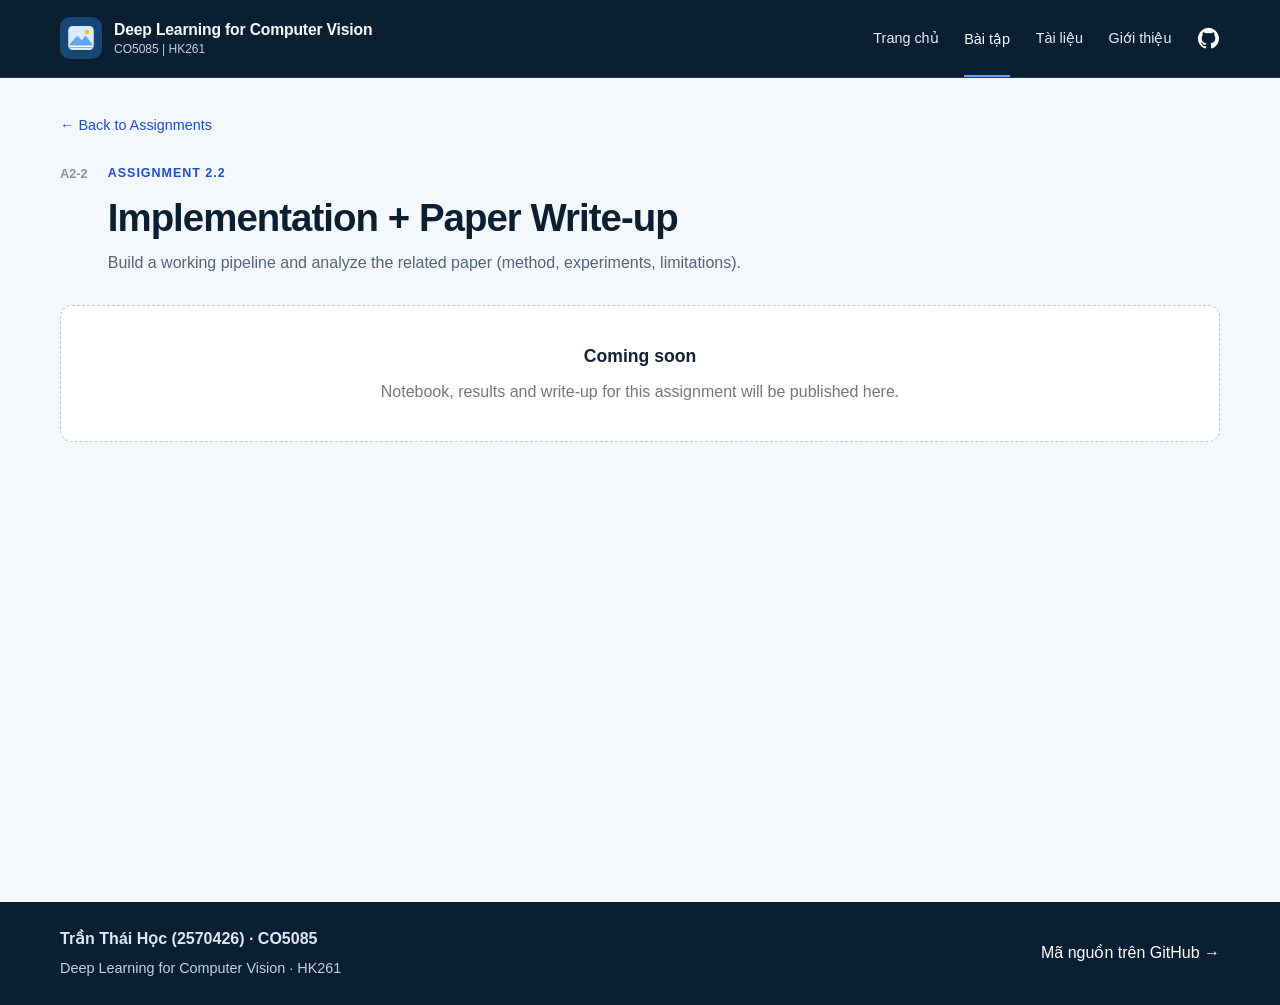
<file: A2-2/index.html>
<!DOCTYPE html>
<html lang="en">

<head>
    <meta charset="UTF-8">
    <meta name="viewport" content="width=device-width, initial-scale=1.0">

    <title>A2-2 · Implementation + Paper Write-up — CO5085</title>

    <link rel="stylesheet" href="../css/style.css">
</head>

<body>

    <header class="navbar">
        <div class="container nav-container">
            <a class="brand" href="../#home" aria-label="Deep Learning for Computer Vision — Trang chủ">
                <span class="brand-mark" aria-hidden="true">
                    <svg viewBox="0 0 40 40" width="30" height="30" fill="none"><rect x="3" y="4" width="34" height="32" rx="6" fill="#DCEBFA"/><path d="M5 28 15 17l6 6 5-6 9 11v5H5z" fill="#60A5FA"/><circle cx="28" cy="12" r="3" fill="#FBBF24"/><path d="M5 31h30" stroke="#fff" stroke-width="2"/></svg>
                </span>
                <span class="brand-copy"><span class="brand-title">Deep Learning for Computer Vision</span><span class="brand-subtitle">CO5085 | HK261</span></span>
            </a>
            <nav class="primary-nav" aria-label="Điều hướng chính">
                <a href="../#home">Trang chủ</a><a href="../#assignments" aria-current="page">Bài tập</a><a href="../#documents">Tài liệu</a><a href="../#about">Giới thiệu</a>
                <a class="github-link" href="https://github.com/hoctran19-cyber/deep-learning-computer-vision-co5085" target="_blank" rel="noopener noreferrer" aria-label="Mở repository trên GitHub">
                    <svg viewBox="0 0 24 24" fill="currentColor" aria-hidden="true"><path d="M12 .9a11.1 11.1 0 0 0-3.51 21.63c.55.1.76-.24.76-.54v-2.1c-3.1.67-3.76-1.32-3.76-1.32-.5-1.29-1.23-1.63-1.23-1.63-1.01-.69.08-.68.08-.68 1.12.08 1.7 1.15 1.7 1.15.99 1.7 2.6 1.21 3.23.93.1-.72.39-1.21.7-1.49-2.47-.28-5.07-1.24-5.07-5.5 0-1.22.44-2.21 1.15-2.99-.12-.28-.5-1.42.11-2.95 0 0 .94-.3 3.05 1.14a10.6 10.6 0 0 1 5.55 0c2.12-1.44 3.05-1.14 3.05-1.14.61 1.53.23 2.67.11 2.95.72.78 1.15 1.77 1.15 2.99 0 4.27-2.6 5.21-5.08 5.49.4.35.75 1.02.75 2.06v3.06c0 .3.2.65.76.54A11.1 11.1 0 0 0 12 .9Z"/></svg>
                </a>
            </nav>
            <details class="mobile-nav"><summary aria-label="Mở menu điều hướng">☰</summary><nav class="mobile-nav-panel" aria-label="Điều hướng trên thiết bị di động"><a href="../#home">Trang chủ</a><a href="../#assignments" aria-current="page">Bài tập</a><a href="../#documents">Tài liệu</a><a href="../#about">Giới thiệu</a><a href="https://github.com/hoctran19-cyber/deep-learning-computer-vision-co5085" target="_blank" rel="noopener noreferrer">GitHub</a></nav></details>
        </div>
    </header>


    <main>

        <section class="section subpage">

            <div class="container">

                <a href="../#assignments" class="back-link">
                    ← Back to Assignments
                </a>

                <div class="section-header">

                    <span class="section-number">
                        A2-2
                    </span>

                    <div>
                        <span class="hero-label">Assignment 2.2</span>

                        <h2>Implementation + Paper Write-up</h2>

                        <p>
                            Build a working pipeline and analyze the related paper (method, experiments, limitations).
                        </p>
                    </div>

                </div>


                <div class="placeholder">
                    <strong>Coming soon</strong>
                    <p>
                        Notebook, results and write-up for this
                        assignment will be published here.
                    </p>
                </div>

            </div>

        </section>

    </main>


    <footer>
        <div class="container footer-content">
            <div>
                <strong>Trần Thái Học (2570426) · CO5085</strong>
                <p>Deep Learning for Computer Vision · HK261</p>
            </div>
            <a href="https://github.com/hoctran19-cyber/deep-learning-computer-vision-co5085" target="_blank" rel="noopener noreferrer">Mã nguồn trên GitHub →</a>
        </div>
    </footer>

</body>

</html>
</file>
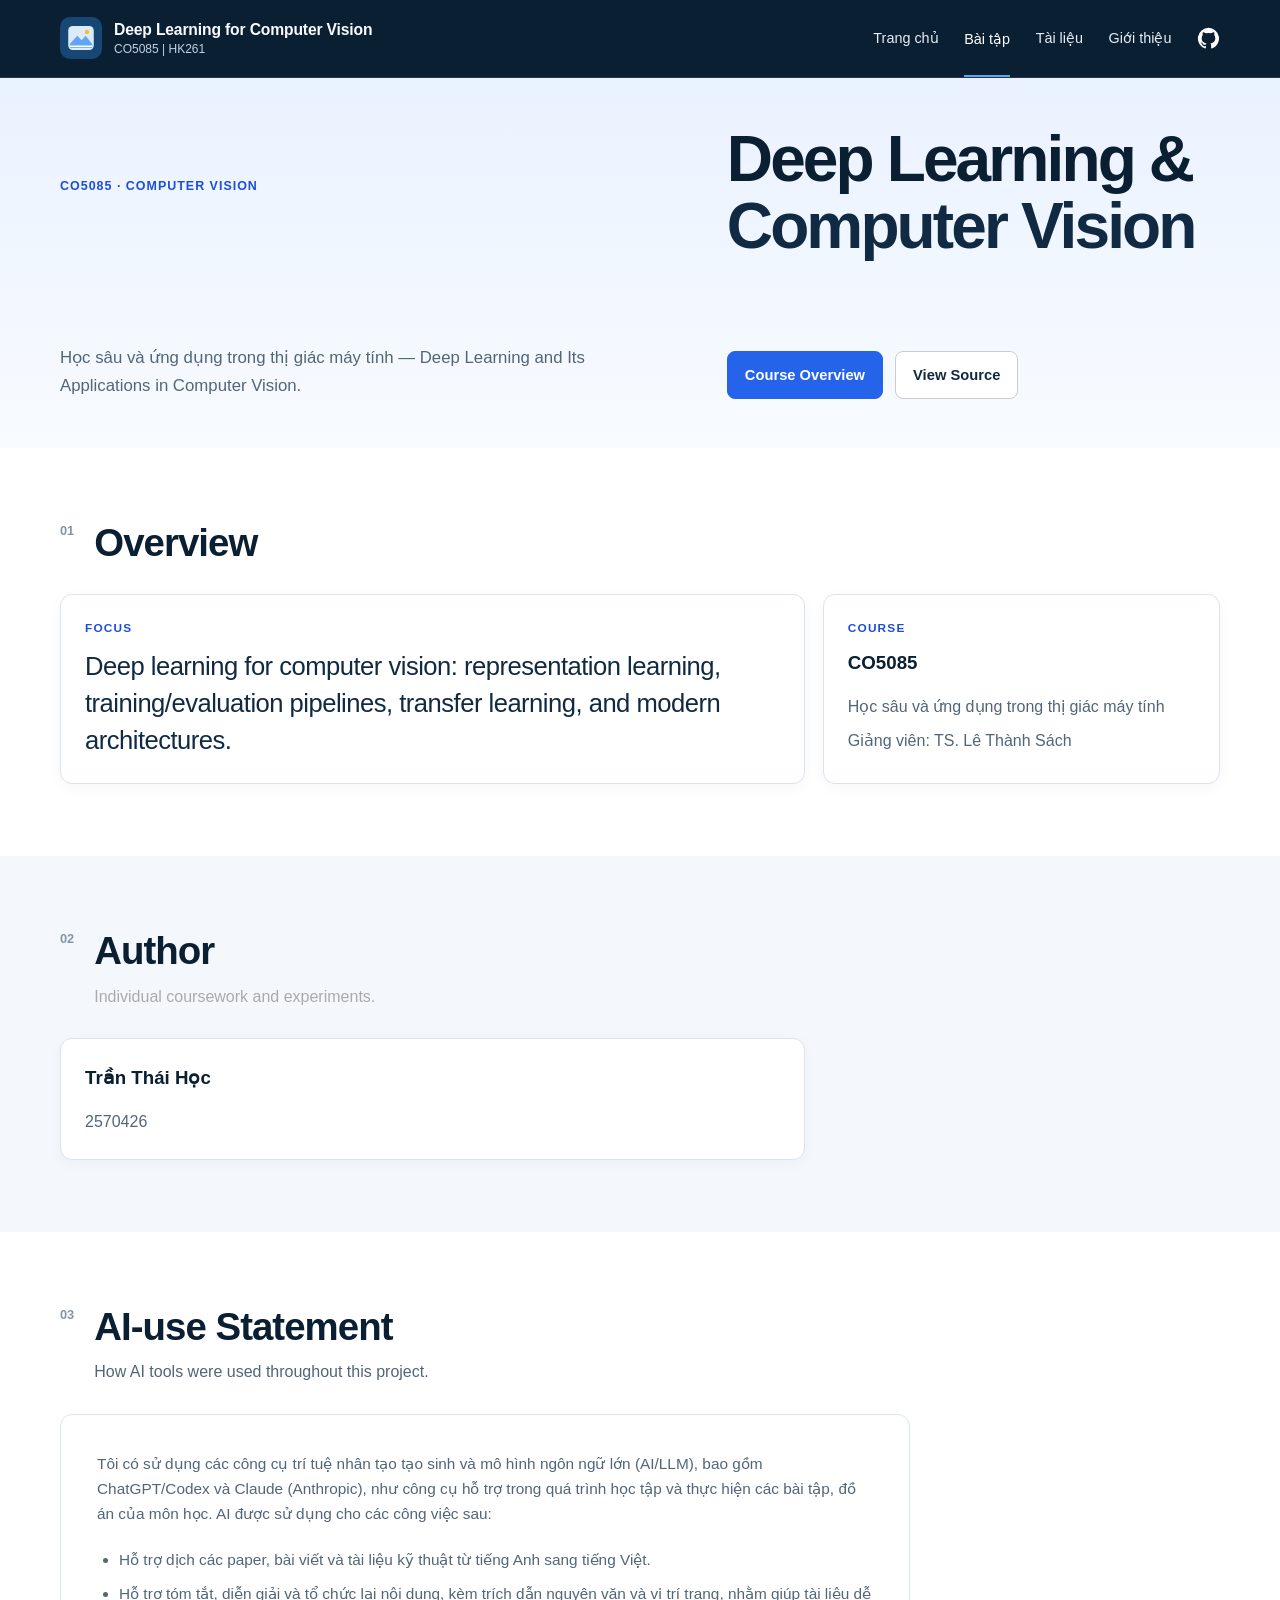
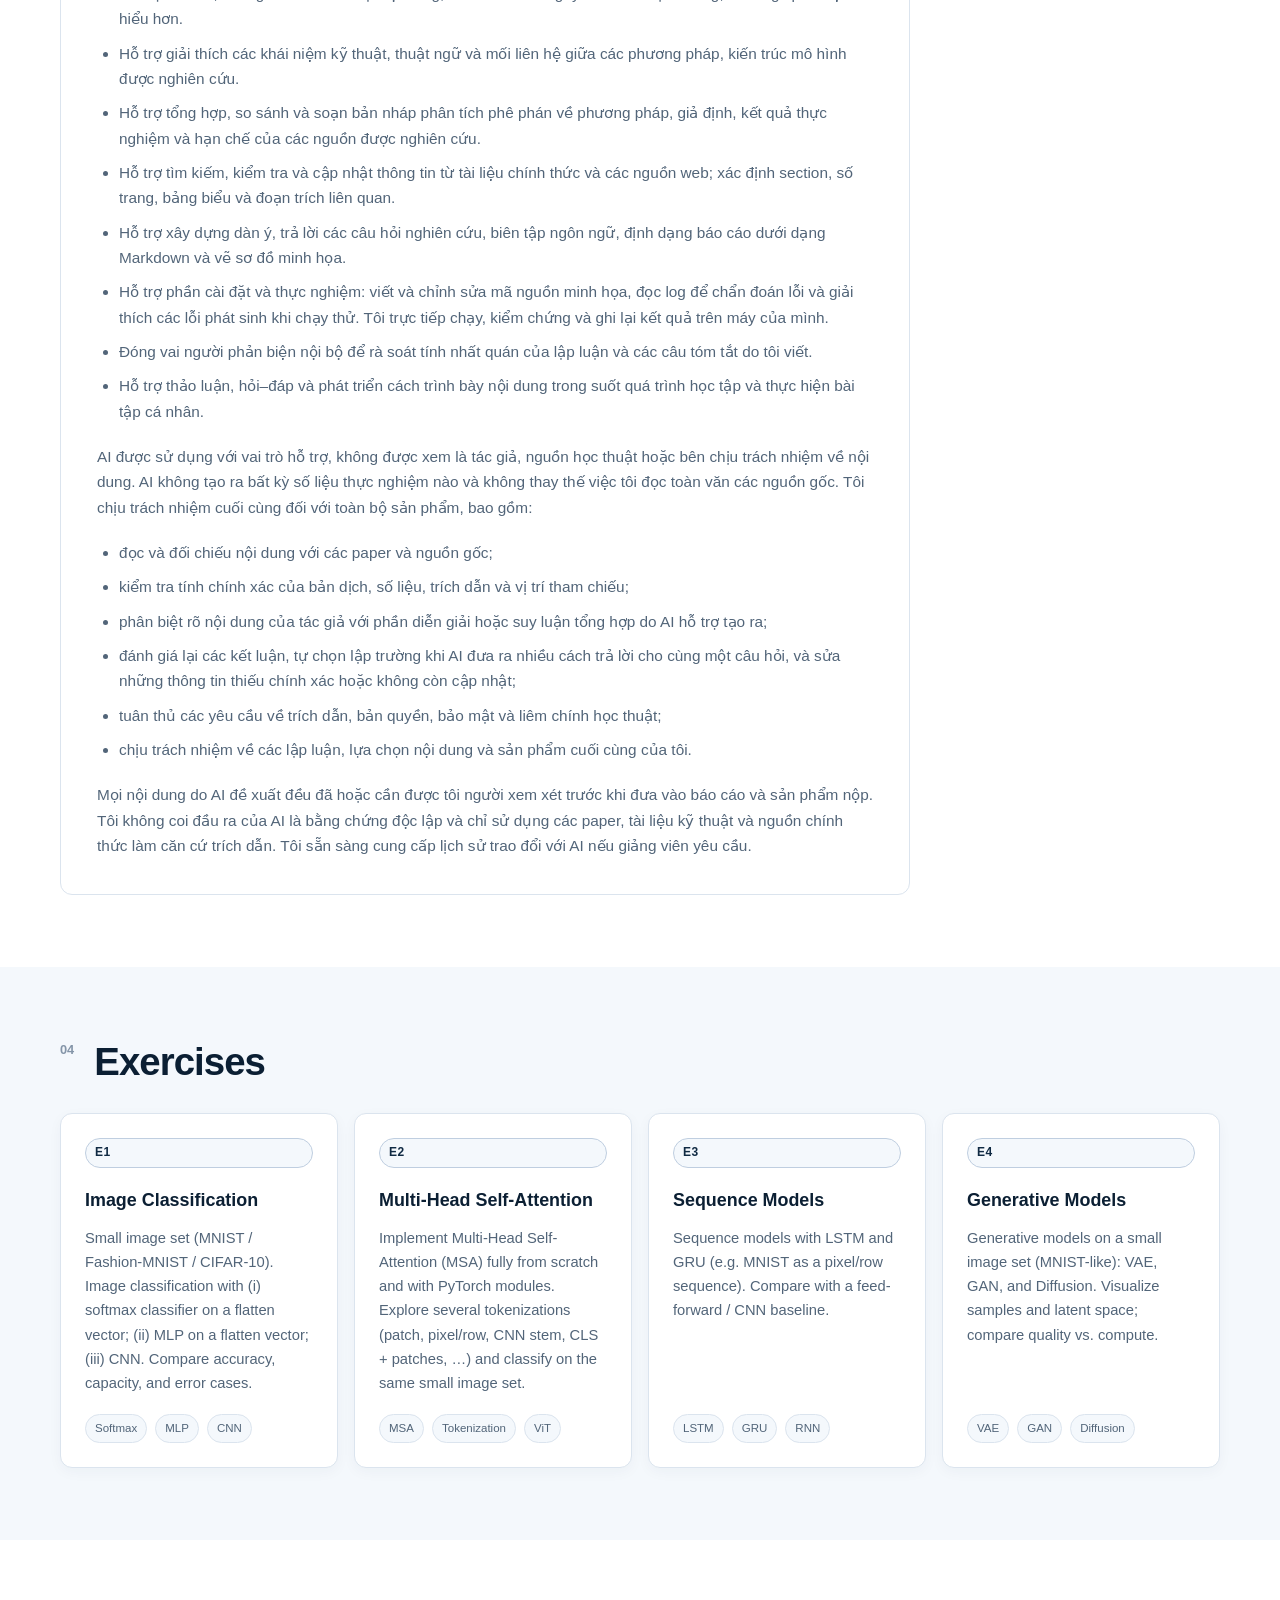
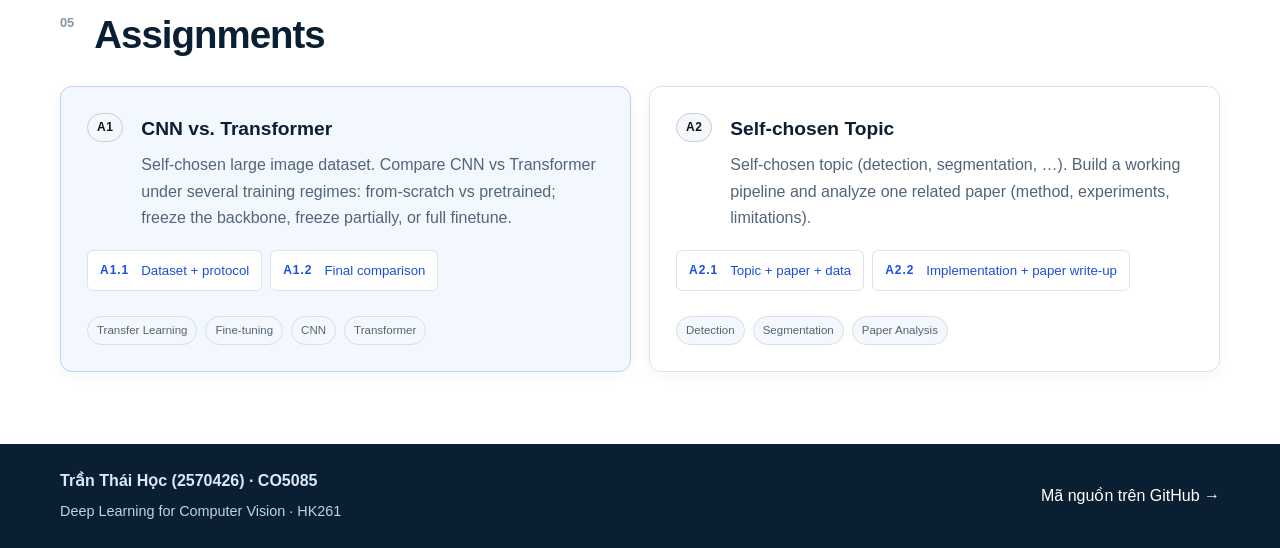
<file: E1/index.html>
<!DOCTYPE html>
<html lang="vi">

<head>
    <meta charset="UTF-8">
    <meta name="viewport" content="width=device-width, initial-scale=1.0">

    <meta
        name="description"
        content="CO5085 — Deep Learning and Its Applications in Computer Vision. Course overview, individual work and AI-use statement."
    >

    <title>CO5085 — Deep Learning & Computer Vision</title>

    <link rel="stylesheet" href="../css/style.css">
</head>

<body>

    <header class="navbar">
        <div class="container nav-container">
            <a class="brand" href="../#home" aria-label="Deep Learning for Computer Vision — Trang chủ">
                <span class="brand-mark" aria-hidden="true">
                    <svg viewBox="0 0 40 40" width="30" height="30" fill="none">
                        <rect x="3" y="4" width="34" height="32" rx="6" fill="#DCEBFA"/>
                        <path d="M5 28 15 17l6 6 5-6 9 11v5H5z" fill="#60A5FA"/>
                        <circle cx="28" cy="12" r="3" fill="#FBBF24"/>
                        <path d="M5 31h30" stroke="#fff" stroke-width="2"/>
                    </svg>
                </span>
                <span class="brand-copy">
                    <span class="brand-title">Deep Learning for Computer Vision</span>
                    <span class="brand-subtitle">CO5085 | HK261</span>
                </span>
            </a>
            <nav class="primary-nav" aria-label="Điều hướng chính">
                <a href="../#home">Trang chủ</a>
                <a href="../#assignments" aria-current="page">Bài tập</a>
                <a href="../#documents">Tài liệu</a>
                <a href="../#about">Giới thiệu</a>
                <a class="github-link" href="https://github.com/hoctran19-cyber/deep-learning-computer-vision-co5085" target="_blank" rel="noopener noreferrer" aria-label="Mở repository trên GitHub">
                    <svg viewBox="0 0 24 24" fill="currentColor" aria-hidden="true">
                        <path d="M12 .9a11.1 11.1 0 0 0-3.51 21.63c.55.1.76-.24.76-.54v-2.1c-3.1.67-3.76-1.32-3.76-1.32-.5-1.29-1.23-1.63-1.23-1.63-1.01-.69.08-.68.08-.68 1.12.08 1.7 1.15 1.7 1.15.99 1.7 2.6 1.21 3.23.93.1-.72.39-1.21.7-1.49-2.47-.28-5.07-1.24-5.07-5.5 0-1.22.44-2.21 1.15-2.99-.12-.28-.5-1.42.11-2.95 0 0 .94-.3 3.05 1.14a10.6 10.6 0 0 1 5.55 0c2.12-1.44 3.05-1.14 3.05-1.14.61 1.53.23 2.67.11 2.95.72.78 1.15 1.77 1.15 2.99 0 4.27-2.6 5.21-5.08 5.49.4.35.75 1.02.75 2.06v3.06c0 .3.2.65.76.54A11.1 11.1 0 0 0 12 .9Z"/>
                    </svg>
                </a>
            </nav>
            <details class="mobile-nav">
                <summary aria-label="Mở menu điều hướng">☰</summary>
                <nav class="mobile-nav-panel" aria-label="Điều hướng trên thiết bị di động">
                    <a href="../#home">Trang chủ</a>
                    <a href="../#assignments" aria-current="page">Bài tập</a>
                    <a href="../#documents">Tài liệu</a>
                    <a href="../#about">Giới thiệu</a>
                    <a href="https://github.com/hoctran19-cyber/deep-learning-computer-vision-co5085" target="_blank" rel="noopener noreferrer">GitHub</a>
                </nav>
            </details>
        </div>
    </header>


    <!-- Hero -->
    <main>

        <section class="hero">

            <div class="container hero-content">

                <div class="hero-label">
                    CO5085 · COMPUTER VISION
                </div>

                <h1>
                    Deep Learning &
                    <span>Computer Vision</span>
                </h1>

                <p class="hero-description">
                    Học sâu và ứng dụng trong thị giác máy tính —
                    Deep Learning and Its Applications in Computer Vision.
                </p>

                <div class="hero-buttons">
                    <a href="#overview" class="button primary">
                        Course Overview
                    </a>

                    <a
                        href="https://github.com/hoctran19-cyber/deep-learning-computer-vision-co5085"
                        target="_blank"
                        class="button secondary"
                    >
                        View Source
                    </a>
                </div>

            </div>

        </section>


        <!-- 01 · Overview -->
        <section id="overview" class="section">

            <div class="container">

                <div class="section-header">

                    <span class="section-number">
                        01
                    </span>

                    <div>
                        <h2>Overview</h2>

                        <!-- <p>
                            An introduction to the course
                            <strong>Học sâu và ứng dụng trong thị giác máy tính</strong>
                            — Deep Learning and Its Applications in Computer Vision.
                        </p> -->
                    </div>

                </div>


                <div class="overview-grid">

                    <div class="info-card info-card-wide">
                        <span class="card-label">Focus</span>

                        <p class="focus-text">
                            Deep learning for computer vision:
                            representation learning, training/evaluation
                            pipelines, transfer learning, and modern
                            architectures.
                        </p>
                    </div>


                    <div class="info-card">
                        <span class="card-label">Course</span>

                        <h3>CO5085</h3>

                        <p>
                            Học sâu và ứng dụng trong thị giác máy tính
                        </p>

                        <p>
                            Giảng viên: TS. Lê Thành Sách
                        </p>
                    </div>

                </div>

            </div>

        </section>


        <!-- 02 · Individual author -->
        <section id="author" class="section section-dark">

            <div class="container">

                <div class="section-header">
                    <span class="section-number">02</span>
                    <div>
                        <h2>Author</h2>
                        <p>Individual coursework and experiments.</p>
                    </div>
                </div>

                <div class="overview-grid">
                    <div class="info-card">
                        <h3>Trần Thái Học</h3>
                        <p>2570426</p>
                    </div>
                </div>

            </div>

        </section>


        <!-- 03 · AI-use Statement -->
        <section id="ai-use" class="section">

            <div class="container">

                <div class="section-header">

                    <span class="section-number">
                        03
                    </span>

                    <div>
                        <h2>AI-use Statement</h2>

                        <p>
                            How AI tools were used throughout this project.
                        </p>
                    </div>

                </div>


                <div class="statement">

                    <p>
                        Tôi có sử dụng các công cụ trí tuệ nhân tạo tạo sinh
                        và mô hình ngôn ngữ lớn (AI/LLM), bao gồm ChatGPT/Codex
                        và Claude (Anthropic), như công cụ hỗ trợ trong quá
                        trình học tập và thực hiện các bài tập, đồ án của môn
                        học. AI được sử dụng cho các công việc sau:
                    </p>

                    <ul>
                        <li>
                            Hỗ trợ dịch các paper, bài viết và tài liệu kỹ
                            thuật từ tiếng Anh sang tiếng Việt.
                        </li>
                        <li>
                            Hỗ trợ tóm tắt, diễn giải và tổ chức lại nội dung,
                            kèm trích dẫn nguyên văn và vị trí trang, nhằm giúp
                            tài liệu dễ hiểu hơn.
                        </li>
                        <li>
                            Hỗ trợ giải thích các khái niệm kỹ thuật, thuật ngữ
                            và mối liên hệ giữa các phương pháp, kiến trúc mô
                            hình được nghiên cứu.
                        </li>
                        <li>
                            Hỗ trợ tổng hợp, so sánh và soạn bản nháp phân tích
                            phê phán về phương pháp, giả định, kết quả thực
                            nghiệm và hạn chế của các nguồn được nghiên cứu.
                        </li>
                        <li>
                            Hỗ trợ tìm kiếm, kiểm tra và cập nhật thông tin từ
                            tài liệu chính thức và các nguồn web; xác định
                            section, số trang, bảng biểu và đoạn trích liên
                            quan.
                        </li>
                        <li>
                            Hỗ trợ xây dựng dàn ý, trả lời các câu hỏi nghiên
                            cứu, biên tập ngôn ngữ, định dạng báo cáo dưới dạng
                            Markdown và vẽ sơ đồ minh họa.
                        </li>
                        <li>
                            Hỗ trợ phần cài đặt và thực nghiệm: viết và chỉnh
                            sửa mã nguồn minh họa, đọc log để chẩn đoán lỗi và
                            giải thích các lỗi phát sinh khi chạy thử. Tôi
                            trực tiếp chạy, kiểm chứng và ghi lại kết quả trên
                            máy của mình.
                        </li>
                        <li>
                            Đóng vai người phản biện nội bộ để rà soát tính
                            nhất quán của lập luận và các câu tóm tắt do tôi
                            viết.
                        </li>
                        <li>
                            Hỗ trợ thảo luận, hỏi–đáp và phát triển cách trình
                            bày nội dung trong suốt quá trình học tập và thực hiện bài tập cá nhân.
                        </li>
                    </ul>

                    <p>
                        AI được sử dụng với vai trò hỗ trợ, không được xem là
                        tác giả, nguồn học thuật hoặc bên chịu trách nhiệm về
                        nội dung. AI không tạo ra bất kỳ số liệu thực nghiệm
                        nào và không thay thế việc tôi đọc toàn văn các nguồn
                        gốc. Tôi chịu trách nhiệm cuối
                        cùng đối với toàn bộ sản phẩm, bao gồm:
                    </p>

                    <ul>
                        <li>
                            đọc và đối chiếu nội dung với các paper và nguồn
                            gốc;
                        </li>
                        <li>
                            kiểm tra tính chính xác của bản dịch, số liệu,
                            trích dẫn và vị trí tham chiếu;
                        </li>
                        <li>
                            phân biệt rõ nội dung của tác giả với phần diễn
                            giải hoặc suy luận tổng hợp do AI hỗ trợ tạo ra;
                        </li>
                        <li>
                            đánh giá lại các kết luận, tự chọn lập trường khi
                            AI đưa ra nhiều cách trả lời cho cùng một câu hỏi,
                            và sửa những thông tin thiếu chính xác hoặc không
                            còn cập nhật;
                        </li>
                        <li>
                            tuân thủ các yêu cầu về trích dẫn, bản quyền, bảo
                            mật và liêm chính học thuật;
                        </li>
                        <li>
                            chịu trách nhiệm về các lập luận, lựa chọn nội dung
                            và sản phẩm cuối cùng của tôi.
                        </li>
                    </ul>

                    <p>
                        Mọi nội dung do AI đề xuất đều đã hoặc cần được tôi
                        người xem xét trước khi đưa vào báo cáo và sản phẩm
                        nộp. Tôi không coi đầu ra của AI là bằng chứng độc lập
                        và chỉ sử dụng các paper, tài liệu kỹ thuật và nguồn
                        chính thức làm căn cứ trích dẫn. Tôi sẵn sàng cung cấp
                        lịch sử trao đổi với AI nếu giảng viên yêu cầu.
                    </p>

                    <!-- <p class="statement-note">
                        Full text:
                        <a href="AI_USAGE.md" target="_blank">AI_USAGE.md</a>
                    </p> -->

                </div>

            </div>

        </section>


        <!-- 04 · Exercises -->
        <section id="exercises" class="section section-dark">

            <div class="container">

                <div class="section-header">

                    <span class="section-number">
                        04
                    </span>

                    <div>
                        <h2>Exercises</h2>

                        <!-- <p>
                            Hands-on exercises on small image sets, covering
                            classification, attention, sequence models and
                            generative models.
                        </p> -->
                    </div>

                </div>


                <div class="work-grid">

                    <a href="../E1/" class="work-card">

                        <span class="work-code">E1</span>

                        <h3>Image Classification</h3>

                        <p>
                            Small image set (MNIST / Fashion-MNIST / CIFAR-10).
                            Image classification with (i) softmax classifier
                            on a flatten vector; (ii) MLP on a flatten vector;
                            (iii) CNN. Compare accuracy, capacity, and error
                            cases.
                        </p>

                        <div class="tags">
                            <span>Softmax</span>
                            <span>MLP</span>
                            <span>CNN</span>
                        </div>

                    </a>


                    <a href="../E2/" class="work-card">

                        <span class="work-code">E2</span>

                        <h3>Multi-Head Self-Attention</h3>

                        <p>
                            Implement Multi-Head Self-Attention (MSA) fully
                            from scratch and with PyTorch modules. Explore
                            several tokenizations (patch, pixel/row, CNN stem,
                            CLS + patches, …) and classify on the same small
                            image set.
                        </p>

                        <div class="tags">
                            <span>MSA</span>
                            <span>Tokenization</span>
                            <span>ViT</span>
                        </div>

                    </a>


                    <a href="../E3/" class="work-card">

                        <span class="work-code">E3</span>

                        <h3>Sequence Models</h3>

                        <p>
                            Sequence models with LSTM and GRU (e.g. MNIST as a
                            pixel/row sequence). Compare with a feed-forward /
                            CNN baseline.
                        </p>

                        <div class="tags">
                            <span>LSTM</span>
                            <span>GRU</span>
                            <span>RNN</span>
                        </div>

                    </a>


                    <a href="../E4/" class="work-card">

                        <span class="work-code">E4</span>

                        <h3>Generative Models</h3>

                        <p>
                            Generative models on a small image set
                            (MNIST-like): VAE, GAN, and Diffusion. Visualize
                            samples and latent space; compare quality vs.
                            compute.
                        </p>

                        <div class="tags">
                            <span>VAE</span>
                            <span>GAN</span>
                            <span>Diffusion</span>
                        </div>

                    </a>

                </div>

            </div>

        </section>


        <!-- 05 · Assignments -->
        <section id="assignments" class="section">

            <div class="container">

                <div class="section-header">

                    <span class="section-number">
                        05
                    </span>

                    <div>
                        <h2>Assignments</h2>

                        <!-- <p>
                            Larger, self-chosen projects with a defined
                            protocol, a working pipeline and a written
                            analysis.
                        </p> -->
                    </div>

                </div>


                <div class="assignment-list">

                    <article class="assignment-card">

                        <div class="assignment-head">
                            <div class="work-code">A1</div>

                            <div>
                                <h3>CNN vs. Transformer</h3>

                                <p>
                                    Self-chosen large image dataset. Compare
                                    CNN vs Transformer under several training
                                    regimes: from-scratch vs pretrained; freeze
                                    the backbone, freeze partially, or full
                                    finetune.
                                </p>
                            </div>
                        </div>

                        <ol class="milestones">
                            <li>
                                <a href="../A1-1/">
                                    <span>A1.1</span>
                                    Dataset + protocol
                                </a>
                            </li>
                            <li>
                                <a href="../A1-2/">
                                    <span>A1.2</span>
                                    Final comparison
                                </a>
                            </li>
                        </ol>

                        <div class="tags">
                            <span>Transfer Learning</span>
                            <span>Fine-tuning</span>
                            <span>CNN</span>
                            <span>Transformer</span>
                        </div>

                    </article>


                    <article class="assignment-card">

                        <div class="assignment-head">
                            <div class="work-code">A2</div>

                            <div>
                                <h3>Self-chosen Topic</h3>

                                <p>
                                    Self-chosen topic (detection, segmentation,
                                    …). Build a working pipeline and analyze
                                    one related paper (method, experiments,
                                    limitations).
                                </p>
                            </div>
                        </div>

                        <ol class="milestones">
                            <li>
                                <a href="../A2-1/">
                                    <span>A2.1</span>
                                    Topic + paper + data
                                </a>
                            </li>
                            <li>
                                <a href="../A2-2/">
                                    <span>A2.2</span>
                                    Implementation + paper write-up
                                </a>
                            </li>
                        </ol>

                        <div class="tags">
                            <span>Detection</span>
                            <span>Segmentation</span>
                            <span>Paper Analysis</span>
                        </div>

                    </article>

                </div>

            </div>

        </section>

    </main>


    <footer>
        <div class="container footer-content">
            <div>
                <strong>Trần Thái Học (2570426) · CO5085</strong>
                <p>Deep Learning for Computer Vision · HK261</p>
            </div>
            <a href="https://github.com/hoctran19-cyber/deep-learning-computer-vision-co5085" target="_blank" rel="noopener noreferrer">Mã nguồn trên GitHub →</a>
        </div>
    </footer>

</body>

</html>
</file>
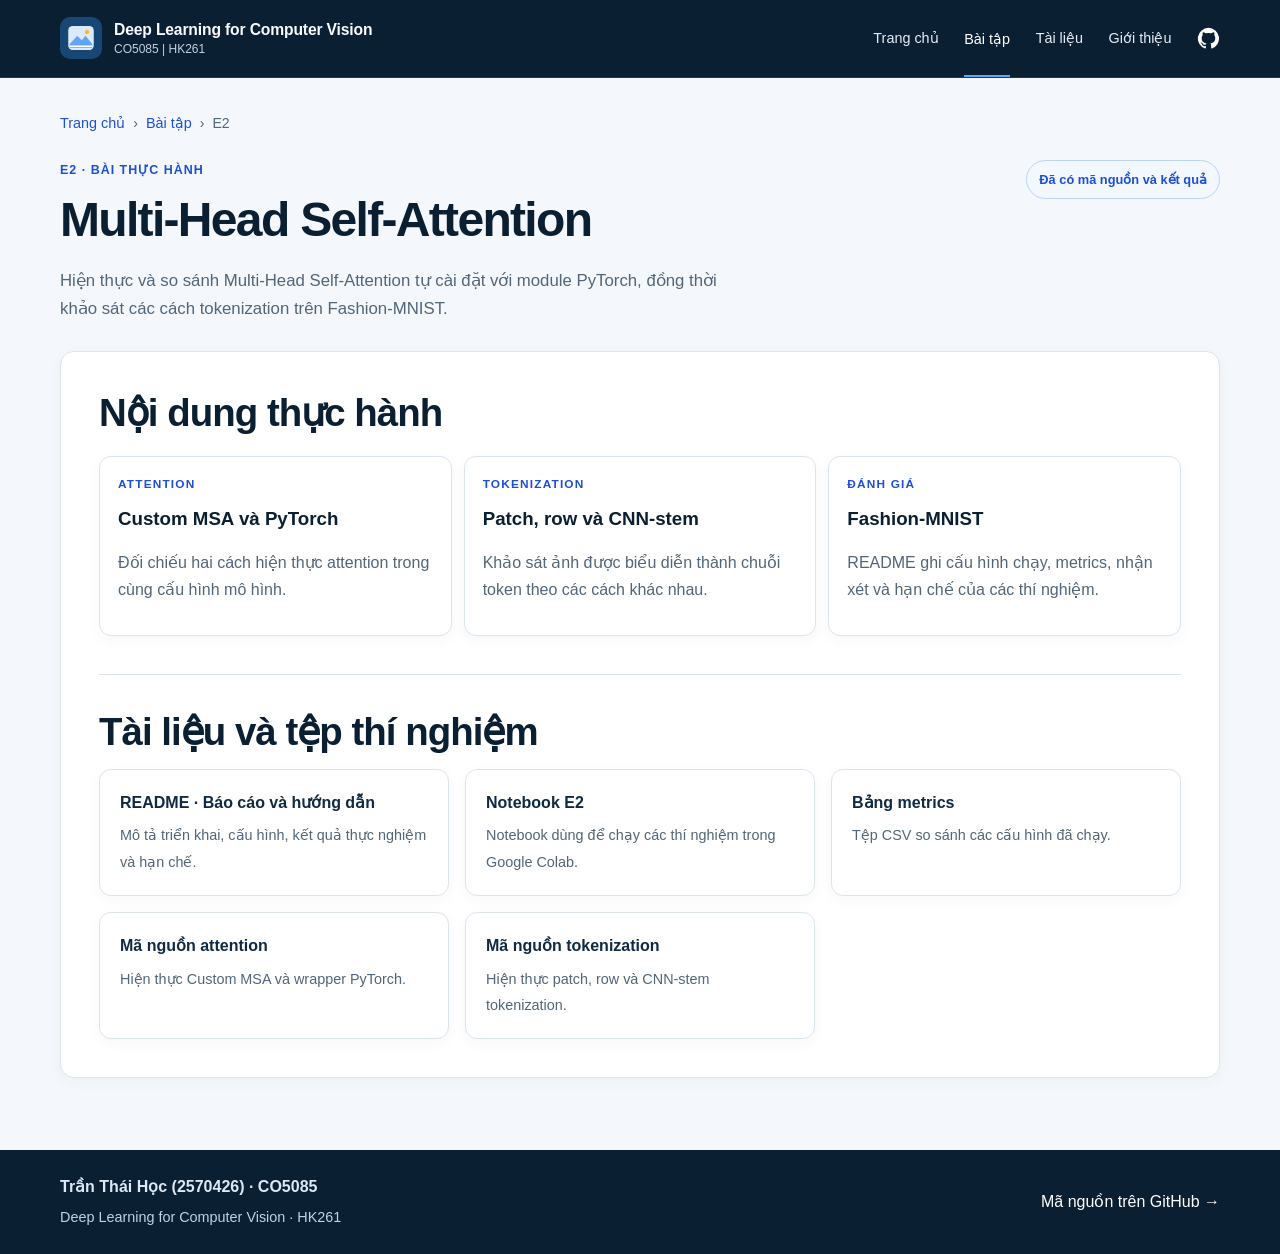
<file: E2/index.html>
<!DOCTYPE html>
<html lang="vi">

<head>
    <meta charset="UTF-8">
    <meta name="viewport" content="width=device-width, initial-scale=1.0">

    <meta name="description" content="Bài thực hành E2 về Multi-Head Self-Attention và tokenization trên Fashion-MNIST trong môn CO5085.">
    <title>E2 · Multi-Head Self-Attention — CO5085</title>

    <link rel="stylesheet" href="../css/style.css">
</head>

<body>

    <header class="navbar">
        <div class="container nav-container">
            <a class="brand" href="../#home" aria-label="Deep Learning for Computer Vision — Trang chủ">
                <span class="brand-mark" aria-hidden="true">
                    <svg viewBox="0 0 40 40" width="30" height="30" fill="none"><rect x="3" y="4" width="34" height="32" rx="6" fill="#DCEBFA"/><path d="M5 28 15 17l6 6 5-6 9 11v5H5z" fill="#60A5FA"/><circle cx="28" cy="12" r="3" fill="#FBBF24"/><path d="M5 31h30" stroke="#fff" stroke-width="2"/></svg>
                </span>
                <span class="brand-copy"><span class="brand-title">Deep Learning for Computer Vision</span><span class="brand-subtitle">CO5085 | HK261</span></span>
            </a>
            <nav class="primary-nav" aria-label="Điều hướng chính">
                <a href="../#home">Trang chủ</a><a href="../#assignments" aria-current="page">Bài tập</a><a href="../#documents">Tài liệu</a><a href="../#about">Giới thiệu</a>
                <a class="github-link" href="https://github.com/hoctran19-cyber/deep-learning-computer-vision-co5085" target="_blank" rel="noopener noreferrer" aria-label="Mở repository trên GitHub">
                    <svg viewBox="0 0 24 24" fill="currentColor" aria-hidden="true"><path d="M12 .9a11.1 11.1 0 0 0-3.51 21.63c.55.1.76-.24.76-.54v-2.1c-3.1.67-3.76-1.32-3.76-1.32-.5-1.29-1.23-1.63-1.23-1.63-1.01-.69.08-.68.08-.68 1.12.08 1.7 1.15 1.7 1.15.99 1.7 2.6 1.21 3.23.93.1-.72.39-1.21.7-1.49-2.47-.28-5.07-1.24-5.07-5.5 0-1.22.44-2.21 1.15-2.99-.12-.28-.5-1.42.11-2.95 0 0 .94-.3 3.05 1.14a10.6 10.6 0 0 1 5.55 0c2.12-1.44 3.05-1.14 3.05-1.14.61 1.53.23 2.67.11 2.95.72.78 1.15 1.77 1.15 2.99 0 4.27-2.6 5.21-5.08 5.49.4.35.75 1.02.75 2.06v3.06c0 .3.2.65.76.54A11.1 11.1 0 0 0 12 .9Z"/></svg>
                </a>
            </nav>
            <details class="mobile-nav"><summary aria-label="Mở menu điều hướng">☰</summary><nav class="mobile-nav-panel" aria-label="Điều hướng trên thiết bị di động"><a href="../#home">Trang chủ</a><a href="../#assignments" aria-current="page">Bài tập</a><a href="../#documents">Tài liệu</a><a href="../#about">Giới thiệu</a><a href="https://github.com/hoctran19-cyber/deep-learning-computer-vision-co5085" target="_blank" rel="noopener noreferrer">GitHub</a></nav></details>
        </div>
    </header>


    <main>

        <section class="section subpage">
            <div class="container">
                <nav class="breadcrumbs" aria-label="Đường dẫn">
                    <a href="../#home">Trang chủ</a><span aria-hidden="true">›</span>
                    <a href="../#exercises">Bài tập</a><span aria-hidden="true">›</span>
                    <span aria-current="page">E2</span>
                </nav>

                <div class="detail-heading">
                    <div>
                        <span class="hero-label">E2 · Bài thực hành</span>
                        <h1 class="page-title">Multi-Head Self-Attention</h1>
                        <p class="hero-description">
                            Hiện thực và so sánh Multi-Head Self-Attention tự cài đặt
                            với module PyTorch, đồng thời khảo sát các cách tokenization
                            trên Fashion-MNIST.
                        </p>
                    </div>
                    <span class="status-badge">Đã có mã nguồn và kết quả</span>
                </div>

                <div class="detail-content">
                    <section class="detail-section">
                        <h2>Nội dung thực hành</h2>
                        <div class="experiment-cards">
                            <article class="info-card">
                                <span class="card-label">Attention</span>
                                <h3>Custom MSA và PyTorch</h3>
                                <p>Đối chiếu hai cách hiện thực attention trong cùng cấu hình mô hình.</p>
                            </article>
                            <article class="info-card">
                                <span class="card-label">Tokenization</span>
                                <h3>Patch, row và CNN-stem</h3>
                                <p>Khảo sát ảnh được biểu diễn thành chuỗi token theo các cách khác nhau.</p>
                            </article>
                            <article class="info-card">
                                <span class="card-label">Đánh giá</span>
                                <h3>Fashion-MNIST</h3>
                                <p>README ghi cấu hình chạy, metrics, nhận xét và hạn chế của các thí nghiệm.</p>
                            </article>
                        </div>
                    </section>

                    <section class="detail-section">
                        <h2>Tài liệu và tệp thí nghiệm</h2>
                        <div class="resource-grid">
                            <a class="resource-card" href="README.md"><strong>README · Báo cáo và hướng dẫn</strong><span>Mô tả triển khai, cấu hình, kết quả thực nghiệm và hạn chế.</span></a>
                            <a class="resource-card" href="notebooks/e2_experiments.ipynb"><strong>Notebook E2</strong><span>Notebook dùng để chạy các thí nghiệm trong Google Colab.</span></a>
                            <a class="resource-card" href="outputs/metrics/comparison.csv"><strong>Bảng metrics</strong><span>Tệp CSV so sánh các cấu hình đã chạy.</span></a>
                            <a class="resource-card" href="src/attention.py"><strong>Mã nguồn attention</strong><span>Hiện thực Custom MSA và wrapper PyTorch.</span></a>
                            <a class="resource-card" href="src/tokenizers.py"><strong>Mã nguồn tokenization</strong><span>Hiện thực patch, row và CNN-stem tokenization.</span></a>
                        </div>
                    </section>
                </div>
            </div>
        </section>

    </main>


    <footer>
        <div class="container footer-content">
            <div>
                <strong>Trần Thái Học (2570426) · CO5085</strong>
                <p>Deep Learning for Computer Vision · HK261</p>
            </div>
            <a href="https://github.com/hoctran19-cyber/deep-learning-computer-vision-co5085" target="_blank" rel="noopener noreferrer">Mã nguồn trên GitHub →</a>
        </div>
    </footer>

</body>

</html>
</file>
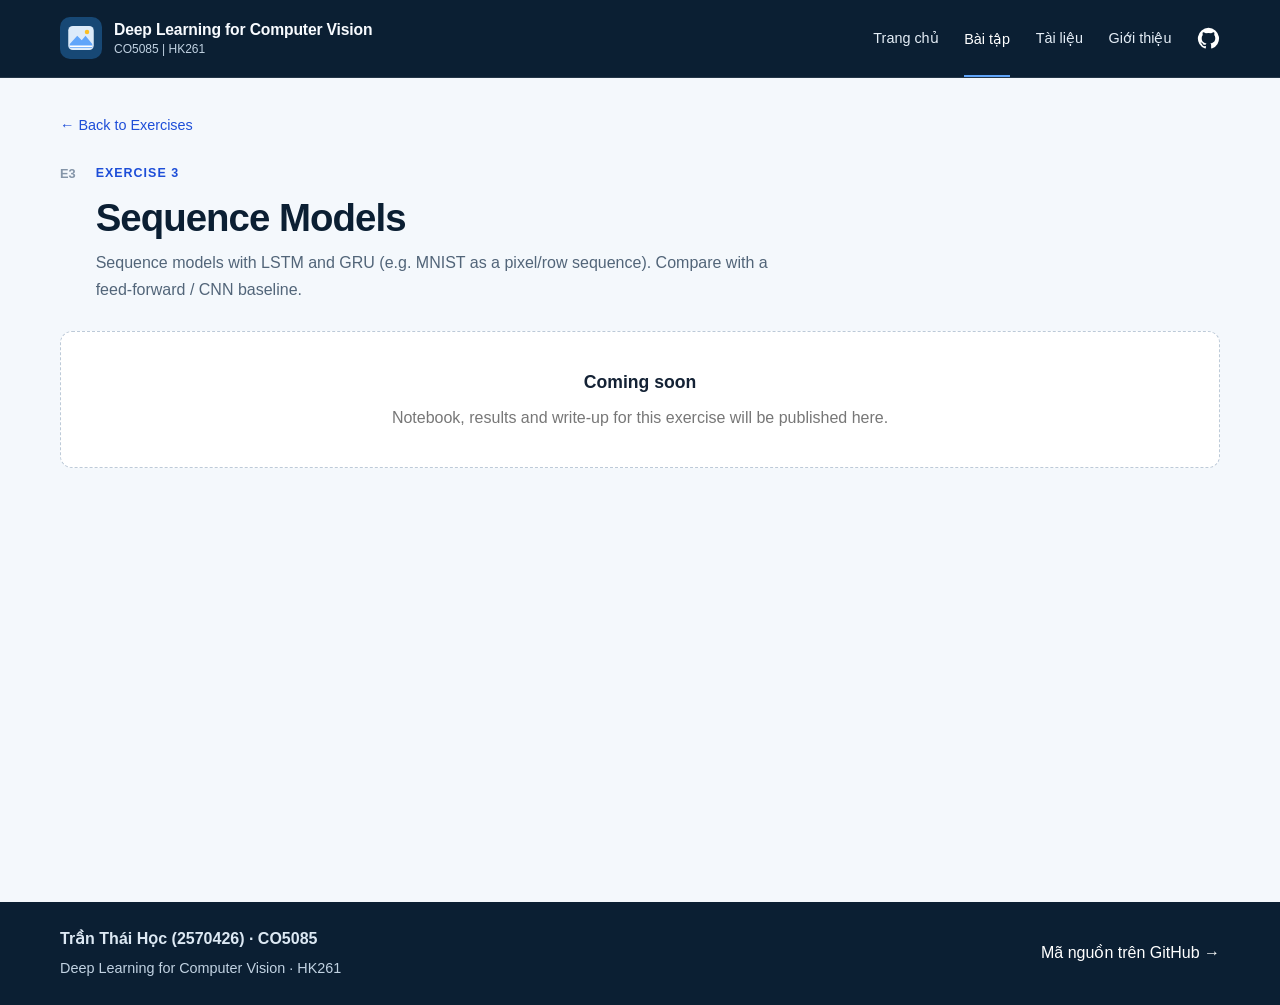
<file: E3/index.html>
<!DOCTYPE html>
<html lang="en">

<head>
    <meta charset="UTF-8">
    <meta name="viewport" content="width=device-width, initial-scale=1.0">

    <title>E3 · Sequence Models — CO5085</title>

    <link rel="stylesheet" href="../css/style.css">
</head>

<body>

    <header class="navbar">
        <div class="container nav-container">
            <a class="brand" href="../#home" aria-label="Deep Learning for Computer Vision — Trang chủ">
                <span class="brand-mark" aria-hidden="true">
                    <svg viewBox="0 0 40 40" width="30" height="30" fill="none"><rect x="3" y="4" width="34" height="32" rx="6" fill="#DCEBFA"/><path d="M5 28 15 17l6 6 5-6 9 11v5H5z" fill="#60A5FA"/><circle cx="28" cy="12" r="3" fill="#FBBF24"/><path d="M5 31h30" stroke="#fff" stroke-width="2"/></svg>
                </span>
                <span class="brand-copy"><span class="brand-title">Deep Learning for Computer Vision</span><span class="brand-subtitle">CO5085 | HK261</span></span>
            </a>
            <nav class="primary-nav" aria-label="Điều hướng chính">
                <a href="../#home">Trang chủ</a><a href="../#assignments" aria-current="page">Bài tập</a><a href="../#documents">Tài liệu</a><a href="../#about">Giới thiệu</a>
                <a class="github-link" href="https://github.com/hoctran19-cyber/deep-learning-computer-vision-co5085" target="_blank" rel="noopener noreferrer" aria-label="Mở repository trên GitHub">
                    <svg viewBox="0 0 24 24" fill="currentColor" aria-hidden="true"><path d="M12 .9a11.1 11.1 0 0 0-3.51 21.63c.55.1.76-.24.76-.54v-2.1c-3.1.67-3.76-1.32-3.76-1.32-.5-1.29-1.23-1.63-1.23-1.63-1.01-.69.08-.68.08-.68 1.12.08 1.7 1.15 1.7 1.15.99 1.7 2.6 1.21 3.23.93.1-.72.39-1.21.7-1.49-2.47-.28-5.07-1.24-5.07-5.5 0-1.22.44-2.21 1.15-2.99-.12-.28-.5-1.42.11-2.95 0 0 .94-.3 3.05 1.14a10.6 10.6 0 0 1 5.55 0c2.12-1.44 3.05-1.14 3.05-1.14.61 1.53.23 2.67.11 2.95.72.78 1.15 1.77 1.15 2.99 0 4.27-2.6 5.21-5.08 5.49.4.35.75 1.02.75 2.06v3.06c0 .3.2.65.76.54A11.1 11.1 0 0 0 12 .9Z"/></svg>
                </a>
            </nav>
            <details class="mobile-nav"><summary aria-label="Mở menu điều hướng">☰</summary><nav class="mobile-nav-panel" aria-label="Điều hướng trên thiết bị di động"><a href="../#home">Trang chủ</a><a href="../#assignments" aria-current="page">Bài tập</a><a href="../#documents">Tài liệu</a><a href="../#about">Giới thiệu</a><a href="https://github.com/hoctran19-cyber/deep-learning-computer-vision-co5085" target="_blank" rel="noopener noreferrer">GitHub</a></nav></details>
        </div>
    </header>


    <main>

        <section class="section subpage">

            <div class="container">

                <a href="../#exercises" class="back-link">
                    ← Back to Exercises
                </a>

                <div class="section-header">

                    <span class="section-number">
                        E3
                    </span>

                    <div>
                        <span class="hero-label">Exercise 3</span>

                        <h2>Sequence Models</h2>

                        <p>
                            Sequence models with LSTM and GRU (e.g. MNIST as a pixel/row sequence). Compare with a feed-forward / CNN baseline.
                        </p>
                    </div>

                </div>


                <div class="placeholder">
                    <strong>Coming soon</strong>
                    <p>
                        Notebook, results and write-up for this
                        exercise will be published here.
                    </p>
                </div>

            </div>

        </section>

    </main>


    <footer>
        <div class="container footer-content">
            <div>
                <strong>Trần Thái Học (2570426) · CO5085</strong>
                <p>Deep Learning for Computer Vision · HK261</p>
            </div>
            <a href="https://github.com/hoctran19-cyber/deep-learning-computer-vision-co5085" target="_blank" rel="noopener noreferrer">Mã nguồn trên GitHub →</a>
        </div>
    </footer>

</body>

</html>
</file>
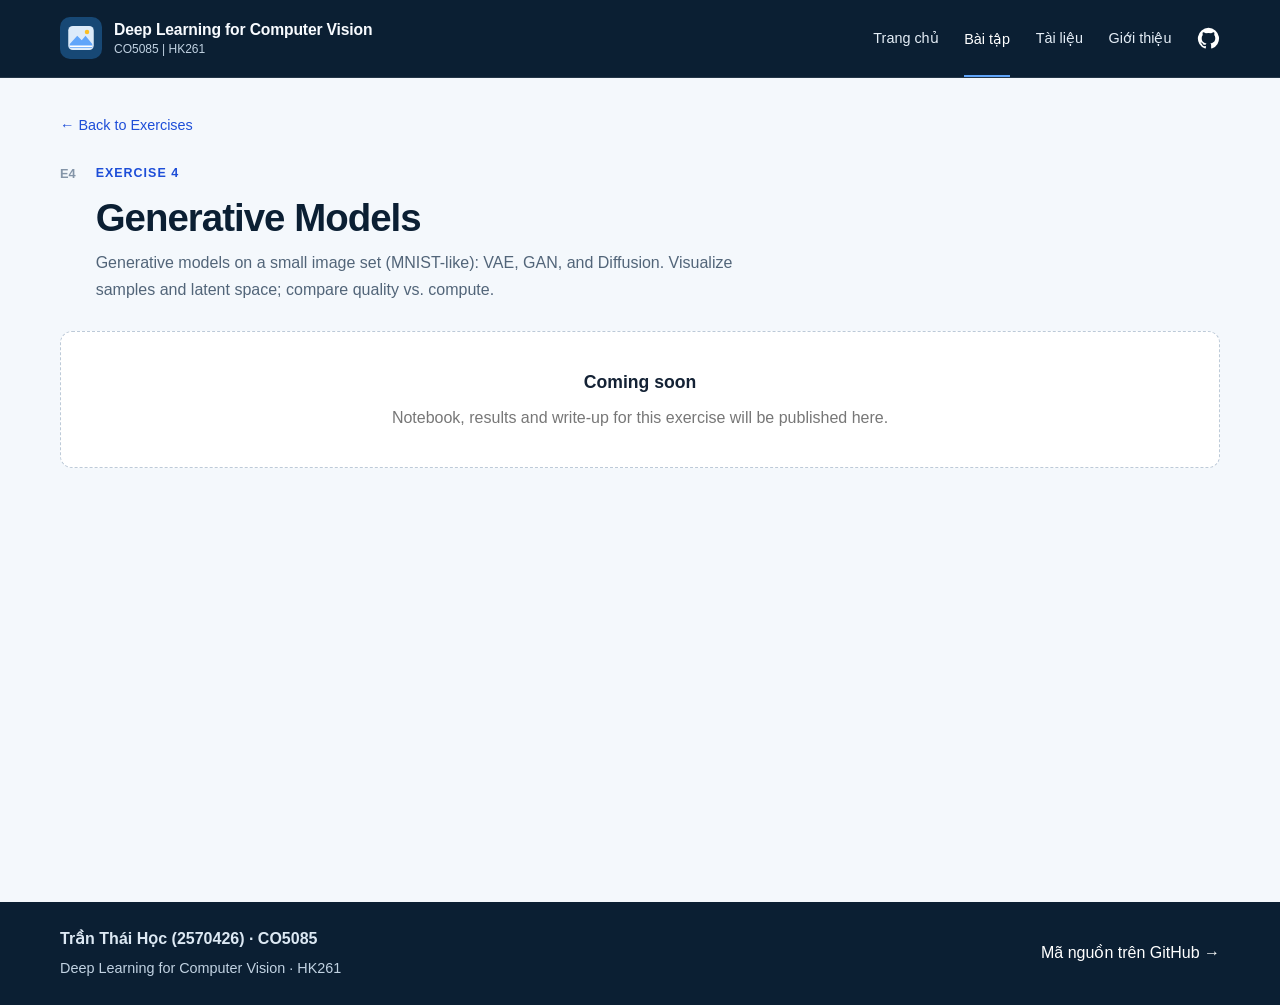
<file: E4/index.html>
<!DOCTYPE html>
<html lang="en">

<head>
    <meta charset="UTF-8">
    <meta name="viewport" content="width=device-width, initial-scale=1.0">

    <title>E4 · Generative Models — CO5085</title>

    <link rel="stylesheet" href="../css/style.css">
</head>

<body>

    <header class="navbar">
        <div class="container nav-container">
            <a class="brand" href="../#home" aria-label="Deep Learning for Computer Vision — Trang chủ">
                <span class="brand-mark" aria-hidden="true">
                    <svg viewBox="0 0 40 40" width="30" height="30" fill="none"><rect x="3" y="4" width="34" height="32" rx="6" fill="#DCEBFA"/><path d="M5 28 15 17l6 6 5-6 9 11v5H5z" fill="#60A5FA"/><circle cx="28" cy="12" r="3" fill="#FBBF24"/><path d="M5 31h30" stroke="#fff" stroke-width="2"/></svg>
                </span>
                <span class="brand-copy"><span class="brand-title">Deep Learning for Computer Vision</span><span class="brand-subtitle">CO5085 | HK261</span></span>
            </a>
            <nav class="primary-nav" aria-label="Điều hướng chính">
                <a href="../#home">Trang chủ</a><a href="../#assignments" aria-current="page">Bài tập</a><a href="../#documents">Tài liệu</a><a href="../#about">Giới thiệu</a>
                <a class="github-link" href="https://github.com/hoctran19-cyber/deep-learning-computer-vision-co5085" target="_blank" rel="noopener noreferrer" aria-label="Mở repository trên GitHub">
                    <svg viewBox="0 0 24 24" fill="currentColor" aria-hidden="true"><path d="M12 .9a11.1 11.1 0 0 0-3.51 21.63c.55.1.76-.24.76-.54v-2.1c-3.1.67-3.76-1.32-3.76-1.32-.5-1.29-1.23-1.63-1.23-1.63-1.01-.69.08-.68.08-.68 1.12.08 1.7 1.15 1.7 1.15.99 1.7 2.6 1.21 3.23.93.1-.72.39-1.21.7-1.49-2.47-.28-5.07-1.24-5.07-5.5 0-1.22.44-2.21 1.15-2.99-.12-.28-.5-1.42.11-2.95 0 0 .94-.3 3.05 1.14a10.6 10.6 0 0 1 5.55 0c2.12-1.44 3.05-1.14 3.05-1.14.61 1.53.23 2.67.11 2.95.72.78 1.15 1.77 1.15 2.99 0 4.27-2.6 5.21-5.08 5.49.4.35.75 1.02.75 2.06v3.06c0 .3.2.65.76.54A11.1 11.1 0 0 0 12 .9Z"/></svg>
                </a>
            </nav>
            <details class="mobile-nav"><summary aria-label="Mở menu điều hướng">☰</summary><nav class="mobile-nav-panel" aria-label="Điều hướng trên thiết bị di động"><a href="../#home">Trang chủ</a><a href="../#assignments" aria-current="page">Bài tập</a><a href="../#documents">Tài liệu</a><a href="../#about">Giới thiệu</a><a href="https://github.com/hoctran19-cyber/deep-learning-computer-vision-co5085" target="_blank" rel="noopener noreferrer">GitHub</a></nav></details>
        </div>
    </header>


    <main>

        <section class="section subpage">

            <div class="container">

                <a href="../#exercises" class="back-link">
                    ← Back to Exercises
                </a>

                <div class="section-header">

                    <span class="section-number">
                        E4
                    </span>

                    <div>
                        <span class="hero-label">Exercise 4</span>

                        <h2>Generative Models</h2>

                        <p>
                            Generative models on a small image set (MNIST-like): VAE, GAN, and Diffusion. Visualize samples and latent space; compare quality vs. compute.
                        </p>
                    </div>

                </div>


                <div class="placeholder">
                    <strong>Coming soon</strong>
                    <p>
                        Notebook, results and write-up for this
                        exercise will be published here.
                    </p>
                </div>

            </div>

        </section>

    </main>


    <footer>
        <div class="container footer-content">
            <div>
                <strong>Trần Thái Học (2570426) · CO5085</strong>
                <p>Deep Learning for Computer Vision · HK261</p>
            </div>
            <a href="https://github.com/hoctran19-cyber/deep-learning-computer-vision-co5085" target="_blank" rel="noopener noreferrer">Mã nguồn trên GitHub →</a>
        </div>
    </footer>

</body>

</html>
</file>
<file: css/style.css>
* {
    margin: 0;
    padding: 0;
    box-sizing: border-box;
}

html {
    scroll-behavior: smooth;
}

body {
    font-family:
        Inter,
        -apple-system,
        BlinkMacSystemFont,
        "Segoe UI",
        sans-serif;

    line-height: 1.6;
    background: #ffffff;
    color: #111111;
}

a {
    color: inherit;
    text-decoration: none;
}

.container {
    width: min(1120px, 90%);
    margin: 0 auto;
}


/* =========================
   Navigation
========================= */

.navbar {
    position: sticky;
    top: 0;
    z-index: 100;

    background: rgba(255, 255, 255, 0.95);
    border-bottom: 1px solid #e5e5e5;
}

.nav-container {
    height: 70px;

    display: flex;
    align-items: center;
    justify-content: space-between;
}

.logo {
    font-size: 1.25rem;
    font-weight: 800;
    letter-spacing: -0.04em;
}

nav {
    display: flex;
    gap: 28px;
}

nav a {
    font-size: 0.9rem;
    color: #555;
}

nav a:hover {
    color: #000;
}


/* =========================
   Hero
========================= */

.hero {
    min-height: 620px;

    display: flex;
    align-items: center;

    background:
        linear-gradient(
            135deg,
            #f5f7fa 0%,
            #ffffff 60%
        );
}

.hero-content {
    padding: 100px 0;
}

.hero-label {
    margin-bottom: 20px;

    font-size: 0.8rem;
    font-weight: 700;

    letter-spacing: 0.15em;
    color: #666;
}

h1 {
    max-width: 850px;

    font-size: clamp(3rem, 7vw, 6rem);
    line-height: 0.98;
    letter-spacing: -0.06em;
}

h1 span {
    display: block;
    color: #555;
}

.hero-description {
    max-width: 650px;

    margin-top: 30px;

    font-size: 1.25rem;
    color: #666;
}

.hero-buttons {
    display: flex;
    gap: 14px;

    margin-top: 35px;
}

.button {
    padding: 13px 22px;

    border-radius: 6px;

    font-weight: 600;
}

.button.primary {
    background: #111;
    color: white;
}

.button.secondary {
    border: 1px solid #ccc;
}


/* =========================
   Sections
========================= */

.section {
    padding: 110px 0;
}

.section-dark {
    background: #111;
    color: white;
}

.section-header {
    display: flex;
    gap: 35px;

    margin-bottom: 60px;
}

.section-number {
    font-size: 0.8rem;
    font-weight: 700;
    color: #888;
}

.section-header h2 {
    font-size: clamp(2rem, 4vw, 3.5rem);

    line-height: 1;
    letter-spacing: -0.04em;
}

.section-header p {
    max-width: 600px;

    margin-top: 15px;

    color: #777;
}

.section-dark .section-header p {
    color: #aaa;
}


/* =========================
   Overview
========================= */

.overview-grid {
    display: grid;

    grid-template-columns:
        2fr 1fr;

    gap: 20px;
}

.info-card {
    padding: 35px;

    border: 1px solid #e5e5e5;
    border-radius: 8px;
}

.info-card h3 {
    margin-bottom: 15px;
}

.info-card p {
    color: #666;
}

.info-card p + p {
    margin-top: 8px;
}

.card-label {
    display: block;

    margin-bottom: 20px;

    font-size: 0.75rem;
    font-weight: 700;

    letter-spacing: 0.15em;
    text-transform: uppercase;
    color: #888;
}

.focus-text {
    font-size: clamp(1.25rem, 2.2vw, 1.75rem);
    line-height: 1.4;
    letter-spacing: -0.02em;
    color: #111 !important;
}


/* =========================
   Team
========================= */

.team-grid {
    display: grid;

    grid-template-columns:
        repeat(3, 1fr);

    gap: 20px;
}

.member-card {
    padding: 30px;

    border: 1px solid #333;
    border-radius: 8px;
}

.member-number {
    display: block;

    margin-bottom: 40px;

    font-size: 0.85rem;
    color: #777;
}

.avatar {
    width: 64px;
    height: 64px;

    display: flex;
    align-items: center;
    justify-content: center;

    margin-bottom: 25px;

    border-radius: 50%;
    overflow: hidden;

    background: #333;

    font-weight: 700;
}

.avatar img {
    width: 100%;
    height: 100%;

    object-fit: cover;
}

.member-card h3 {
    font-size: 1.15rem;
}

.member-card p {
    margin-top: 5px;

    font-size: 0.85rem;
    color: #999;
}


/* =========================
   AI-use Statement
========================= */

.statement {
    max-width: 760px;
}

.statement p {
    font-size: 1.05rem;
    color: #444;
}

.statement p + p,
.statement p + ul,
.statement ul + p {
    margin-top: 20px;
}

.statement ul {
    padding-left: 22px;
}

.statement li {
    margin-bottom: 10px;

    color: #444;
}

.statement-note {
    font-size: 0.9rem;
    color: #888;
}

.statement-note a {
    color: #111;
    text-decoration: underline;
}


/* =========================
   Exercises & Assignments
========================= */

.work-grid {
    display: grid;

    grid-template-columns:
        repeat(2, 1fr);

    gap: 20px;
}

.work-card {
    display: block;

    padding: 35px;

    border: 1px solid #333;
    border-radius: 8px;

    transition:
        transform 0.2s,
        border-color 0.2s;
}

.work-card:hover {
    transform: translateY(-5px);
    border-color: #777;
}

.work-code {
    display: inline-block;

    margin-bottom: 30px;
    padding: 4px 10px;

    border: 1px solid #555;
    border-radius: 4px;

    font-size: 0.75rem;
    font-weight: 700;
    letter-spacing: 0.1em;
    color: #ccc;

    transition:
        background 0.2s,
        color 0.2s,
        border-color 0.2s;
}

.work-card:hover .work-code {
    background: #fff;
    border-color: #fff;
    color: #111;
}

.work-card h3 {
    font-size: 1.35rem;

    margin-bottom: 15px;
}

.work-card p {
    color: #aaa;
}

.tags {
    display: flex;
    flex-wrap: wrap;

    gap: 8px;

    margin-top: 25px;
}

.tags span {
    padding: 5px 10px;

    border: 1px solid #444;
    border-radius: 20px;

    font-size: 0.75rem;
    color: #bbb;
}


.assignment-list {
    display: grid;

    gap: 20px;
}

.assignment-card {
    padding: 35px;

    border: 1px solid #e5e5e5;
    border-radius: 8px;
}

.assignment-head {
    display: flex;
    align-items: flex-start;
    gap: 30px;
}

.assignment-card .work-code {
    flex-shrink: 0;

    margin-bottom: 0;

    border-color: #ccc;
    color: #111;
}

.assignment-card h3 {
    font-size: 1.35rem;

    margin-bottom: 12px;
}

.assignment-card > .assignment-head p {
    max-width: 720px;

    color: #666;
}

.milestones {
    display: flex;
    flex-wrap: wrap;
    gap: 12px;

    margin-top: 25px;

    list-style: none;
}

.milestones a {
    display: flex;
    align-items: center;
    gap: 12px;

    padding: 12px 18px;

    border: 1px solid #e5e5e5;
    border-radius: 6px;

    font-size: 0.9rem;

    transition:
        border-color 0.2s,
        background 0.2s;
}

.milestones a:hover {
    background: #111;
    border-color: #111;
    color: #fff;
}

.milestones a span {
    font-size: 0.75rem;
    font-weight: 700;
    letter-spacing: 0.08em;
    color: #888;
}

.milestones a:hover span {
    color: #aaa;
}

.assignment-card .tags span {
    border-color: #ddd;
    color: #555;
}


/* =========================
   Sub-pages
========================= */

.subpage {
    min-height: calc(100vh - 70px);
}

.back-link {
    display: inline-block;

    margin-bottom: 50px;

    font-size: 0.9rem;
    color: #666;
}

.back-link:hover {
    color: #000;
}

.subpage .hero-label {
    display: block;

    margin-bottom: 12px;
}

.placeholder {
    padding: 50px 35px;

    border: 1px dashed #ccc;
    border-radius: 8px;

    text-align: center;
}

.placeholder strong {
    display: block;

    margin-bottom: 8px;

    font-size: 1.1rem;
}

.placeholder p {
    color: #777;
}


/* =========================
   Footer
========================= */

footer {
    padding: 50px 0;

    background: #080808;
    color: white;
}

.footer-content {
    display: flex;
    justify-content: space-between;
    gap: 30px;
}

.footer-content p {
    margin-top: 8px;

    color: #888;
}

.footer-content a {
    color: #ccc;
}


/* =========================
   Responsive
========================= */

@media (max-width: 800px) {

    nav {
        display: none;
    }

    .overview-grid,
    .team-grid,
    .work-grid {
        grid-template-columns: 1fr;
    }

    .assignment-head {
        flex-direction: column;
        gap: 15px;
    }

    .section {
        padding: 80px 0;
    }

    .section-header {
        gap: 15px;
    }

    .footer-content {
        flex-direction: column;
    }
}

/* CO5085 academic site design system */
:root {
    --navy: #102a43;
    --navy-deep: #0b1f33;
    --blue: #2563eb;
    --blue-dark: #1d4ed8;
    --ink: #142235;
    --muted: #526579;
    --line: #dbe4ee;
    --surface: #ffffff;
    --surface-soft: #f4f8fc;
    --surface-blue: #eaf2ff;
}

html {
    scroll-behavior: smooth;
    scroll-padding-top: 92px;
}

body {
    color: var(--ink);
    background: var(--surface);
    font-family: Inter, -apple-system, BlinkMacSystemFont, "Segoe UI", sans-serif;
    line-height: 1.65;
}

a {
    color: var(--blue-dark);
    text-decoration: none;
}

a:hover {
    color: var(--navy);
}

.container {
    width: min(1160px, 92%);
    margin-inline: auto;
}

.navbar {
    position: sticky;
    top: 0;
    z-index: 100;
    background: var(--navy-deep);
    border-bottom: 1px solid rgb(255 255 255 / 10%);
    color: #f8fbff;
}

.nav-container {
    min-height: 76px;
    height: auto;
    display: flex;
    align-items: center;
    justify-content: space-between;
    gap: 24px;
}

.brand {
    display: inline-flex;
    align-items: center;
    gap: 12px;
    color: #f8fbff;
    min-width: 0;
}

.brand:hover,
.brand:focus-visible {
    color: #fff;
}

.brand-mark {
    width: 42px;
    height: 42px;
    display: grid;
    place-items: center;
    flex: 0 0 auto;
    border-radius: 10px;
    color: white;
    background: #174875;
}

.brand-copy {
    display: grid;
    line-height: 1.25;
}

.brand-title {
    font-size: 0.98rem;
    font-weight: 700;
    letter-spacing: -0.01em;
}

.brand-subtitle {
    margin-top: 3px;
    color: #c1d2e2;
    font-size: 0.75rem;
}

.primary-nav {
    display: flex;
    align-items: center;
    gap: clamp(14px, 2vw, 28px);
}

.primary-nav a,
.mobile-nav-panel a {
    color: #e5eef7;
    font-size: 0.9rem;
    font-weight: 500;
    transition: color 0.15s ease;
}

.primary-nav a:hover,
.mobile-nav-panel a:hover {
    color: white;
}

.primary-nav a[aria-current="page"] {
    color: white;
    box-shadow: inset 0 -2px #60a5fa;
    padding-block: 28px 25px;
}

.github-link {
    display: inline-flex;
    align-items: center;
    color: white !important;
}

.github-link svg {
    width: 23px;
    height: 23px;
}

.mobile-nav {
    display: none;
    position: relative;
}

.mobile-nav summary {
    list-style: none;
    cursor: pointer;
    display: grid;
    place-items: center;
    width: 42px;
    height: 42px;
    color: white;
    border: 1px solid rgb(255 255 255 / 28%);
    border-radius: 8px;
    font-size: 1.25rem;
}

.mobile-nav summary::-webkit-details-marker {
    display: none;
}

.mobile-nav-panel {
    position: absolute;
    top: calc(100% + 12px);
    right: 0;
    min-width: 200px;
    display: grid;
    gap: 4px;
    padding: 10px;
    background: var(--navy-deep);
    border: 1px solid rgb(255 255 255 / 15%);
    border-radius: 10px;
    box-shadow: 0 12px 30px rgb(2 12 27 / 24%);
}

.mobile-nav-panel a {
    padding: 10px 12px;
    border-radius: 6px;
}

.mobile-nav-panel a[aria-current="page"] {
    background: #173b5e;
}

.hero {
    min-height: 0;
    display: block;
    padding: 48px 0;
    background: linear-gradient(180deg, var(--surface-blue), #f8fbff);
}

.hero-content {
    padding: 0;
    display: grid;
    grid-template-columns: minmax(0, 1.1fr) minmax(300px, 0.9fr);
    align-items: center;
    gap: clamp(28px, 5vw, 64px);
}

.hero-copy {
    padding: clamp(24px, 4vw, 44px);
    background: var(--surface);
    border: 1px solid var(--line);
    border-radius: 16px;
}

.hero-label {
    display: inline-block;
    margin-bottom: 14px;
    color: var(--blue-dark);
    font-size: 0.78rem;
    font-weight: 700;
    letter-spacing: 0.08em;
    text-transform: uppercase;
}

h1 {
    max-width: 760px;
    color: var(--navy-deep);
    font-size: clamp(2.5rem, 5vw, 4.25rem);
    line-height: 1.05;
    letter-spacing: -0.045em;
}

h1 span {
    display: block;
    color: var(--navy);
}

.hero-description {
    max-width: 660px;
    margin-top: 20px;
    color: var(--muted);
    font-size: 1.05rem;
}

.hero-person {
    display: flex;
    align-items: center;
    flex-wrap: wrap;
    gap: 10px 20px;
    margin-top: 22px;
    color: var(--navy);
    font-size: 0.94rem;
}

.hero-person span {
    display: inline-flex;
    align-items: center;
    gap: 8px;
}

.hero-buttons {
    display: flex;
    flex-wrap: wrap;
    gap: 12px;
    margin-top: 26px;
}

.button {
    display: inline-flex;
    align-items: center;
    justify-content: center;
    gap: 9px;
    padding: 11px 17px;
    border: 1px solid var(--line);
    border-radius: 8px;
    color: var(--navy);
    background: white;
    font-size: 0.92rem;
    font-weight: 650;
    transition: background-color 0.15s ease, border-color 0.15s ease;
}

.button:hover {
    border-color: #aac4e2;
    background: #f7faff;
}

.button.primary {
    border-color: var(--blue);
    color: white;
    background: var(--blue);
}

.button.primary:hover {
    border-color: var(--blue-dark);
    background: var(--blue-dark);
    color: white;
}

.hero-media {
    margin: 0;
}

.hero-media img {
    display: block;
    width: 100%;
    aspect-ratio: 4 / 3;
    object-fit: cover;
    border: 1px solid rgb(16 42 67 / 12%);
    border-radius: 14px;
}

.hero-media figcaption,
.image-credit {
    margin-top: 9px;
    color: var(--muted);
    font-size: 0.74rem;
    line-height: 1.45;
}

.section {
    padding: 72px 0;
    background: var(--surface);
}

.section-dark {
    color: var(--ink);
    background: var(--surface-soft);
}

.section-header {
    display: flex;
    gap: 20px;
    margin-bottom: 28px;
}

.section-number {
    color: #8495a8;
}

.section-header h2,
.subpage h2 {
    color: var(--navy-deep);
    font-size: clamp(1.8rem, 3vw, 2.5rem);
    line-height: 1.2;
    letter-spacing: -0.025em;
}

.section-header h3 {
    color: var(--navy-deep);
    font-size: clamp(1.25rem, 2vw, 1.65rem);
    line-height: 1.3;
}

.section-header p {
    max-width: 680px;
    margin-top: 9px;
    color: var(--muted);
}

.overview-grid {
    grid-template-columns: minmax(0, 1.5fr) minmax(240px, 0.8fr);
    gap: 18px;
}

.info-card,
.assignment-card,
.resource-card,
.work-card,
.member-card {
    padding: 24px;
    border: 1px solid var(--line);
    border-radius: 12px;
    background: var(--surface);
    box-shadow: 0 4px 14px rgb(16 42 67 / 4%);
}

.info-card h3,
.assignment-card h3,
.work-card h3 {
    color: var(--navy-deep);
}

.info-card p,
.assignment-card p,
.work-card p {
    color: var(--muted);
}

.card-label {
    margin-bottom: 10px;
    color: var(--blue-dark);
    font-size: 0.74rem;
    letter-spacing: 0.1em;
}

.focus-text {
    color: var(--navy) !important;
    font-size: clamp(1.2rem, 2vw, 1.6rem);
    line-height: 1.45;
}

.work-grid {
    grid-template-columns: repeat(auto-fit, minmax(240px, 1fr));
    gap: 16px;
}

.work-card {
    display: flex;
    flex-direction: column;
    min-height: 260px;
    color: inherit;
    transition: border-color 0.15s ease, box-shadow 0.15s ease;
}

.work-card:hover {
    border-color: #a9c6e8;
    box-shadow: 0 8px 22px rgb(16 42 67 / 9%);
    transform: none;
}

.work-code {
    margin-bottom: 18px;
    padding: 4px 9px;
    border: 1px solid #bfcee0;
    border-radius: 999px;
    color: var(--navy);
    background: #f4f8fc;
    font-size: 0.75rem;
    letter-spacing: 0.04em;
}

.work-card:hover .work-code {
    border-color: #bfcee0;
    color: var(--navy);
    background: #f4f8fc;
}

.work-card h3 {
    margin-bottom: 10px;
    font-size: 1.12rem;
}

.work-card p {
    font-size: 0.92rem;
}

.work-card .tags {
    margin-top: auto;
    padding-top: 18px;
}

.tags span {
    padding: 4px 9px;
    border: 1px solid var(--line);
    border-radius: 999px;
    color: var(--muted);
    background: var(--surface-soft);
    font-size: 0.72rem;
}

.assignment-list {
    grid-template-columns: repeat(auto-fit, minmax(300px, 1fr));
    gap: 18px;
}

.assignment-card {
    padding: 26px;
}

.assignment-card:first-child {
    border-color: #bad3f4;
    background: #f3f8ff;
}

.assignment-head {
    gap: 18px;
}

.assignment-card .work-code {
    margin: 0;
}

.assignment-card h3 {
    margin-bottom: 8px;
    font-size: 1.2rem;
}

.assignment-card > .assignment-head p {
    color: var(--muted);
}

.milestones {
    gap: 8px;
    margin-top: 18px;
}

.milestones a {
    padding: 9px 12px;
    border-color: var(--line);
    background: white;
    font-size: 0.83rem;
}

.milestones a:hover {
    border-color: var(--blue);
    color: white;
    background: var(--blue);
}

.milestones a span,
.milestones a:hover span {
    color: inherit;
}

.assignment-card .tags span {
    border-color: #d3dfeb;
    color: var(--muted);
}

.featured-card {
    display: grid;
    grid-template-columns: minmax(250px, 0.9fr) minmax(0, 1.1fr);
    overflow: hidden;
    border: 1px solid #c9dbef;
    border-radius: 14px;
    background: linear-gradient(105deg, #edf5ff, #fff);
}

.featured-card img {
    display: block;
    width: 100%;
    height: 100%;
    min-height: 280px;
    object-fit: cover;
}

.featured-copy {
    align-self: center;
    padding: clamp(22px, 4vw, 38px);
}

.featured-copy h3 {
    margin-bottom: 10px;
    color: var(--navy-deep);
    font-size: 1.6rem;
}

.featured-copy p {
    margin-bottom: 16px;
    color: var(--muted);
}

.highlight-grid,
.resource-grid {
    display: grid;
    grid-template-columns: repeat(3, minmax(0, 1fr));
    gap: 16px;
}

.highlight-grid .info-card,
.resource-card {
    padding: 20px;
}

.resource-card {
    display: block;
    color: inherit;
}

.resource-card:hover {
    border-color: #a9c6e8;
}

.resource-card strong {
    display: block;
    margin-bottom: 6px;
    color: var(--navy);
}

.resource-card span {
    color: var(--muted);
    font-size: 0.9rem;
}

.statement {
    max-width: 850px;
    padding: clamp(22px, 4vw, 36px);
    border: 1px solid var(--line);
    border-radius: 12px;
    background: white;
}

.statement p,
.statement li {
    color: var(--muted);
    font-size: 0.96rem;
}

.statement ul {
    margin-top: 12px;
}

.statement li {
    margin-bottom: 9px;
}

.subpage {
    min-height: calc(100vh - 76px);
}

.subpage.section {
    padding-top: 34px;
}

.back-link {
    margin-bottom: 25px;
    color: var(--blue-dark);
}

.placeholder {
    padding: 36px;
    border: 1px dashed #bdcad8;
    border-radius: 12px;
    background: white;
    text-align: center;
}

footer {
    padding: 24px 0;
    color: #dce8f3;
    background: var(--navy-deep);
}

.footer-content {
    align-items: center;
}

.footer-content p {
    margin-top: 5px;
    color: #c1d2e2;
    font-size: 0.9rem;
}

.footer-content a {
    color: white;
}

@media (max-width: 900px) {
    .primary-nav {
        gap: 14px;
    }

    .primary-nav a {
        font-size: 0.82rem;
    }

    .hero-content {
        grid-template-columns: minmax(0, 1.1fr) minmax(260px, 0.9fr);
        gap: 24px;
    }

    .highlight-grid,
    .resource-grid {
        grid-template-columns: repeat(2, minmax(0, 1fr));
    }
}

@media (max-width: 720px) {
    .nav-container {
        min-height: 68px;
        gap: 12px;
    }

    .brand-mark {
        width: 38px;
        height: 38px;
    }

    .brand-title {
        font-size: 0.86rem;
    }

    .brand-subtitle {
        font-size: 0.7rem;
    }

    .primary-nav {
        display: none;
    }

    .mobile-nav {
        display: block;
    }

    .hero {
        padding: 28px 0;
    }

    .hero-content {
        grid-template-columns: 1fr;
    }

    .hero-media {
        order: -1;
    }

    .hero-media img {
        aspect-ratio: 16 / 9;
        max-height: 320px;
    }

    .hero-copy {
        padding: 23px;
    }

    h1 {
        font-size: clamp(2.35rem, 9vw, 3.4rem);
    }

    .section {
        padding: 52px 0;
    }

    .overview-grid,
    .work-grid,
    .assignment-list,
    .highlight-grid,
    .resource-grid,
    .featured-card {
        grid-template-columns: 1fr;
    }

    .featured-card img {
        height: 230px;
        min-height: 0;
    }

    .assignment-head {
        flex-direction: row;
        gap: 14px;
    }

    .footer-content {
        flex-direction: column;
        align-items: flex-start;
    }

    .info-card,
    .assignment-card,
    .work-card,
    .resource-card {
        padding: 20px;
    }
}

.subpage {
    background: var(--surface-soft);
}

.breadcrumbs {
    display: flex;
    flex-wrap: wrap;
    align-items: center;
    gap: 8px;
    margin-bottom: 24px;
    color: var(--muted);
    font-size: 0.88rem;
}

.breadcrumbs a {
    color: var(--blue-dark);
}

.detail-heading {
    display: flex;
    align-items: flex-start;
    justify-content: space-between;
    gap: 24px;
    margin-bottom: 28px;
}

.page-title {
    margin: 10px 0;
    color: var(--navy-deep);
    font-size: clamp(2rem, 4vw, 3rem);
    line-height: 1.15;
    letter-spacing: -0.035em;
}

.status-badge {
    flex: 0 0 auto;
    padding: 8px 12px;
    border: 1px solid #bad3f4;
    border-radius: 999px;
    color: var(--blue-dark);
    background: #f3f8ff;
    font-size: 0.8rem;
    font-weight: 600;
}

.detail-layout {
    display: grid;
    grid-template-columns: minmax(190px, 230px) minmax(0, 1fr);
    align-items: start;
    gap: 28px;
}

.detail-toc {
    position: sticky;
    top: 100px;
    display: grid;
    gap: 5px;
    padding: 18px;
    border: 1px solid var(--line);
    border-radius: 12px;
    background: white;
}

.detail-toc h2 {
    margin-bottom: 6px;
    font-size: 1rem;
}

.detail-toc a {
    padding: 6px 8px;
    border-radius: 6px;
    color: var(--muted);
    font-size: 0.85rem;
}

.detail-toc a:hover {
    color: var(--blue-dark);
    background: var(--surface-blue);
}

.detail-content {
    min-width: 0;
    padding: clamp(20px, 3.5vw, 38px);
    border: 1px solid var(--line);
    border-radius: 14px;
    background: white;
    box-shadow: 0 4px 14px rgb(16 42 67 / 4%);
}

.detail-section + .detail-section {
    margin-top: 38px;
    padding-top: 34px;
    border-top: 1px solid var(--line);
}

.detail-section h2 {
    margin-bottom: 14px;
}

.detail-section p {
    margin-bottom: 14px;
    color: var(--muted);
}

.stats-grid,
.experiment-cards {
    display: grid;
    grid-template-columns: repeat(3, minmax(0, 1fr));
    gap: 12px;
    margin-top: 20px;
}

.stat-card {
    display: grid;
    gap: 4px;
    padding: 18px;
    border: 1px solid var(--line);
    border-radius: 10px;
    background: var(--surface-soft);
}

.stat-card strong {
    color: var(--navy-deep);
    font-size: clamp(1.45rem, 3vw, 2rem);
    line-height: 1.1;
}

.stat-card span,
.note-card span {
    color: var(--muted);
    font-size: 0.88rem;
}

.note-card {
    display: grid;
    gap: 6px;
    margin-top: 18px;
    padding: 16px 18px;
    border-left: 3px solid var(--blue);
    border-radius: 0 8px 8px 0;
    background: var(--surface-blue);
}

.note-card strong {
    color: var(--navy-deep);
}

.note-caution {
    border-left-color: #d49832;
    background: #fff9ed;
}

.food-gallery {
    display: grid;
    grid-template-columns: repeat(3, minmax(0, 1fr));
    gap: 16px;
    margin-top: 18px;
}

.food-gallery figure {
    min-width: 0;
    overflow: hidden;
    border: 1px solid var(--line);
    border-radius: 10px;
    background: white;
}

.food-gallery img {
    display: block;
    width: 100%;
    max-width: 100%;
    aspect-ratio: 4 / 3;
    object-fit: cover;
}

.food-gallery figcaption {
    display: grid;
    gap: 4px;
    padding: 11px 12px;
    color: var(--navy-deep);
}

.food-gallery figcaption small {
    color: var(--muted);
    font-size: 0.72rem;
    line-height: 1.45;
}

.food-gallery figcaption a,
.source-list a {
    color: var(--blue-dark);
    text-decoration: underline;
    text-underline-offset: 2px;
}

.split-layout {
    display: grid;
    grid-template-columns: minmax(0, 1fr) minmax(220px, 0.9fr);
    align-items: start;
    gap: 18px;
}

.table-wrap {
    max-width: 100%;
    overflow-x: auto;
}

.split-table {
    width: 100%;
    border-collapse: collapse;
    text-align: left;
}

.split-table th,
.split-table td {
    padding: 12px;
    border-bottom: 1px solid var(--line);
}

.split-table thead {
    color: var(--navy-deep);
    background: var(--surface-soft);
}

.experiment-cards .info-card {
    padding: 18px;
}

.protocol-callout {
    display: flex;
    align-items: center;
    justify-content: space-between;
    gap: 20px;
    margin-top: 20px;
    padding: 20px;
    border-radius: 10px;
    background: var(--surface-blue);
}

.protocol-callout p {
    margin: 0;
}

.protocol-callout .button {
    flex: 0 0 auto;
}

.source-list {
    display: grid;
    gap: 9px;
    padding-left: 22px;
}

img {
    max-width: 100%;
}

@media (max-width: 900px) {
    .detail-layout {
        grid-template-columns: minmax(170px, 200px) minmax(0, 1fr);
        gap: 18px;
    }

    .stats-grid,
    .experiment-cards {
        grid-template-columns: repeat(2, minmax(0, 1fr));
    }

    .split-layout {
        grid-template-columns: 1fr;
    }
}

@media (max-width: 720px) {
    .detail-heading {
        display: grid;
        gap: 12px;
    }

    .detail-layout {
        grid-template-columns: 1fr;
    }

    .detail-toc {
        position: static;
        grid-template-columns: repeat(2, minmax(0, 1fr));
    }

    .detail-toc h2 {
        grid-column: 1 / -1;
    }

    .food-gallery {
        grid-template-columns: repeat(2, minmax(0, 1fr));
        gap: 12px;
    }

    .stats-grid,
    .experiment-cards {
        grid-template-columns: repeat(2, minmax(0, 1fr));
    }

    .protocol-callout {
        align-items: flex-start;
        flex-direction: column;
    }
}

@media (max-width: 420px) {
    .food-gallery,
    .stats-grid,
    .experiment-cards,
    .detail-toc {
        grid-template-columns: 1fr;
    }
}

.exercise-feature-grid {
    display: grid;
    grid-template-columns: repeat(2, minmax(0, 1fr));
    align-items: stretch;
    gap: 18px;
}

.exercise-card {
    min-width: 0;
}

.exercise-card-heading {
    display: flex;
    flex-wrap: wrap;
    align-items: center;
    justify-content: space-between;
    gap: 8px;
    margin-bottom: 12px;
}

.exercise-card .work-code {
    margin: 0;
}

.due-date {
    color: var(--blue-dark);
    font-size: 0.76rem;
    font-weight: 650;
}

.exercise-details {
    display: grid;
    gap: 8px;
    margin-top: 15px;
    padding-left: 19px;
    color: var(--muted);
    font-size: 0.86rem;
    line-height: 1.5;
}

.exercise-details strong,
.exercise-details code {
    color: var(--navy-deep);
}

.exercise-card-links {
    display: flex;
    flex-wrap: wrap;
    align-items: center;
    gap: 12px 16px;
    margin-top: 18px;
}

.exercise-card-links > a:not(.button) {
    color: var(--blue-dark);
    font-size: 0.84rem;
    font-weight: 600;
    text-decoration: underline;
    text-underline-offset: 3px;
}

.exercise-card-links .button {
    font-size: 0.84rem;
}

.report-note {
    margin-top: 18px;
    padding: 14px 17px;
    border-left: 3px solid var(--blue);
    border-radius: 0 8px 8px 0;
    color: var(--muted);
    background: var(--surface-blue);
    font-size: 0.9rem;
}

.additional-exercises {
    margin-top: 24px;
}

@media (max-width: 720px) {
    .exercise-feature-grid {
        grid-template-columns: 1fr;
    }
}
</file>
